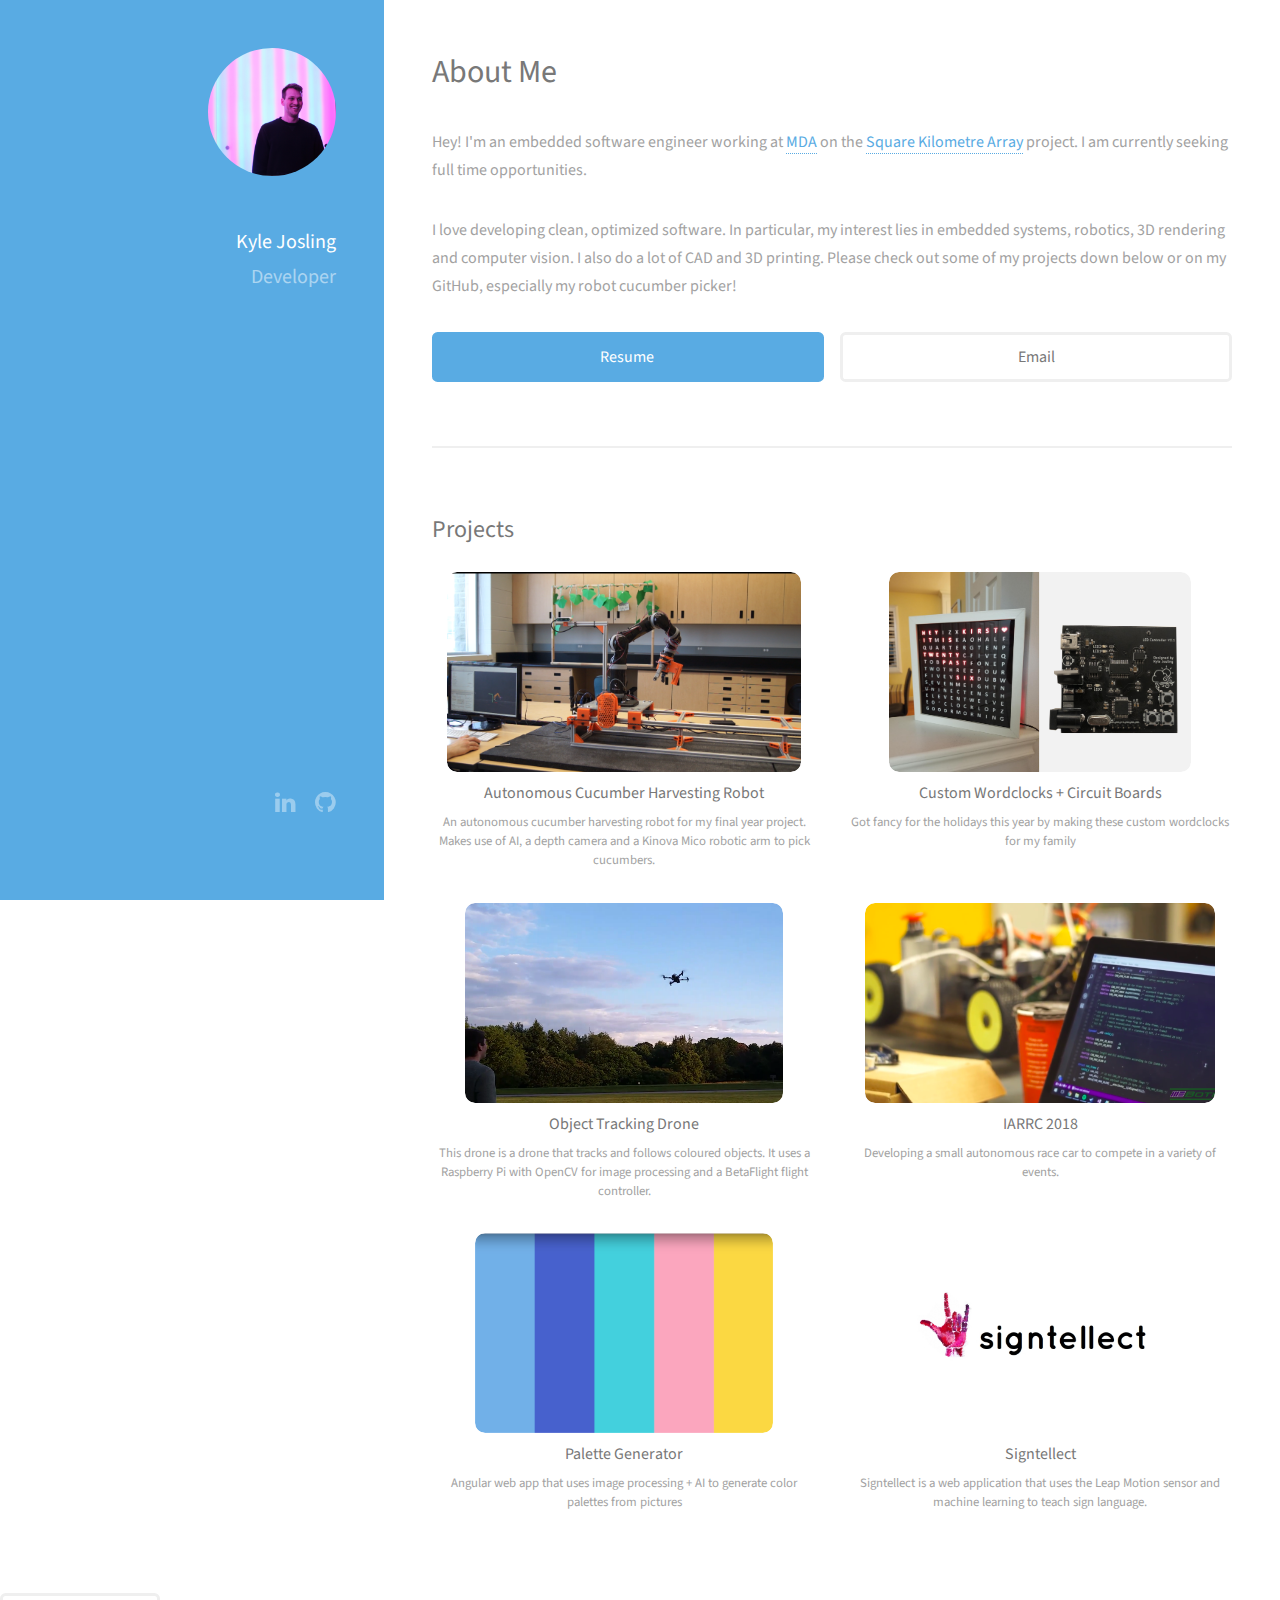
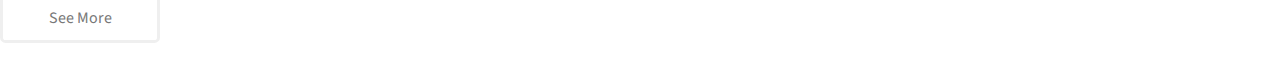
<file: index.html>
﻿<!DOCTYPE HTML>
<html>
	<head>
		<title>Kyle Josling</title>
		<meta charset="utf-8" />
		<meta name="viewport" content="width=device-width, initial-scale=1" />
		<!--[if lte IE 8]><script src="assets/js/ie/html5shiv.js"></script><![endif]-->
		<link rel="stylesheet" href="assets/css/main.css" />
		<!--[if lte IE 8]><link rel="stylesheet" href="assets/css/ie8.css" /><![endif]-->
		<link rel="icon" href="favicon.ico?" type="x-icon">
	</head>
	<body id="top">
			<header id="header">
				<a href="index.html" class="image avatar"><img src="images/IMG_0350.jpg" alt="" /></a>
				<p>
				<h1>
				<strong>
					Kyle Josling
				</strong>
			</h1>
			<h1>
					Developer
						<br>
				</h1>
			</p>
			</header>

			<div id="main">

					<section id="one">
						<header class="major">
							<h2>About Me</h2>
						</header>
                        <p> Hey! I'm an embedded software engineer working at <a href="https://mda.space">MDA</a> on the <a href="https://skao.int">Square Kilometre Array</a> project. I am currently seeking full time opportunities.</p>
						<p> I love developing clean, optimized software. In particular, my interest lies in embedded systems, robotics, 3D rendering and computer vision. I also do a lot of CAD and 3D printing. Please check out some of my projects down below or on my GitHub, especially my robot cucumber picker!</p>
						<ul class="actions">
						</ul>
					</section>
					<ul class="actions fit">
						<li><a href="images/Resume.pdf" class="button special fit icon" target="_blank">Resume</a></li>
						<li><a href="mailto:kylejosling@gmail.com" class="button fit">Email</a></li>
					</ul>
				</hr>

				<section id="two">
						<h2>Projects</h2>

						<div class="row" align="center">
							<article class="6u 12u$(xsmall) work-item">
							<div class="img__overlay">
								<a href="cukebot.html">
									<img class="projectImg"src="images/CukeBot.png">
									<div class="after">
										<div class="content">
											Autonomous Cucumber Harvester
										</div>
									</div>
								</a>
							</div>
								<h3>Autonomous Cucumber Harvesting Robot</h3>
								<p> An autonomous cucumber harvesting robot for my final year project. Makes use of AI, a depth camera and a Kinova Mico robotic arm to pick cucumbers. </p>
							</article>

							<article class="6u$ 12u$(xsmall) work-item">
							<div class="img__overlay">
								<a href="wordclock.html">
									<img class="projectImg"src="images/clock.png">
									<div class="after">
										<div class="content">
											Custom Wordclock
										</div>
									</div>
								</a>
							</div>
								<h3>Custom Wordclocks + Circuit Boards</h3>
								<p>Got fancy for the holidays this year by making these custom wordclocks for my family</p>
							</article>



						</div>

						<div class="row" align="center">
							<article class="6u 12u$(xsmall) work-item">
							<div class="img__overlay">
								<a href="drone.html">
									<img class="projectImg"src="images/flyingdrone2.png">
									<div class="after">
										<div class="content">
											Object Tracking Drone
										</div>
									</div>
								</a>
							</div>
								<h3>Object Tracking Drone</h3>
								<p>This drone is a drone that tracks and follows coloured objects. It uses a Raspberry Pi with OpenCV for image processing and a BetaFlight flight controller. </p>
							</article>

							<article class="6u$ 12u$(xsmall) work-item">
								<div class="img__overlay">
								<a href="iarrc.html">
								<img class="projectImg" src="images/projectCAR.png">
								<div class="after">
									<div class="content">
                                        IARRC 2018
									</div>
								</div>
							</a>
						</div>
								<h3>IARRC 2018</h3>
								<p>Developing a small autonomous race car to compete in a variety of events.</p>
							</article>


						</div>

						<div class="row" align="center">
							<article class="6u 12u$(xsmall) work-item">
								<div class="img__overlay">
								<a href="https://palette-generator-96fb8.firebaseapp.com/">
								<img class="projectImg" src="images/Palette2.png">
								<div class="after">
									<div class="content">
										Palette Generator
									</div>
								</div>
							</a>
						</div>
								<h3>Palette Generator</h3>
								<p>Angular web app that uses image processing + AI to generate color palettes from pictures</p>
							</article>


							<article class="6u$ 12u$(xsmall) work-item">
							<div class="img__overlay">
								<a href="https://github.com/KyleJosling/Signtellect">
									<img class="projectImg"src="images/Logo.jpg">
									<div class="after">
										<div class="content">
										</div>
									</div>
								</a>
							</div>
								<h3>Signtellect</h3>
								<p> Signtellect is a web application that uses the Leap Motion sensor and machine learning to teach sign language.</p>
							</article>

						</div>




						</div>
						<ul class="actions">
							<li><a href="https://github.com/KyleJosling?tab=repositories" class="button">See More</a></li>
						</ul>
					</section>
				</div>
			<!-- Footer -->
			<footer id="footer">
				<ul class="icons">
					<li><a href="https://www.linkedin.com/in/kylejosling/" class="icon fa-linkedin" target="_blank"><span class="label">LinkedIn</span></a></li>
					<li><a href="https://github.com/KyleJosling" class="icon fa-github" target="_blank"><span class="label">Github</span></a></li>
				</ul>
			</footer>

			<!-- Scripts -->
			<script src="assets/js/jquery.min.js"></script>
			<script src="assets/js/jquery.poptrox.min.js"></script>
			<script src="assets/js/skel.min.js"></script>
			<script src="assets/js/util.js"></script>
			<script src="assets/js/main.js"></script>

	</body>
</html>
</file>
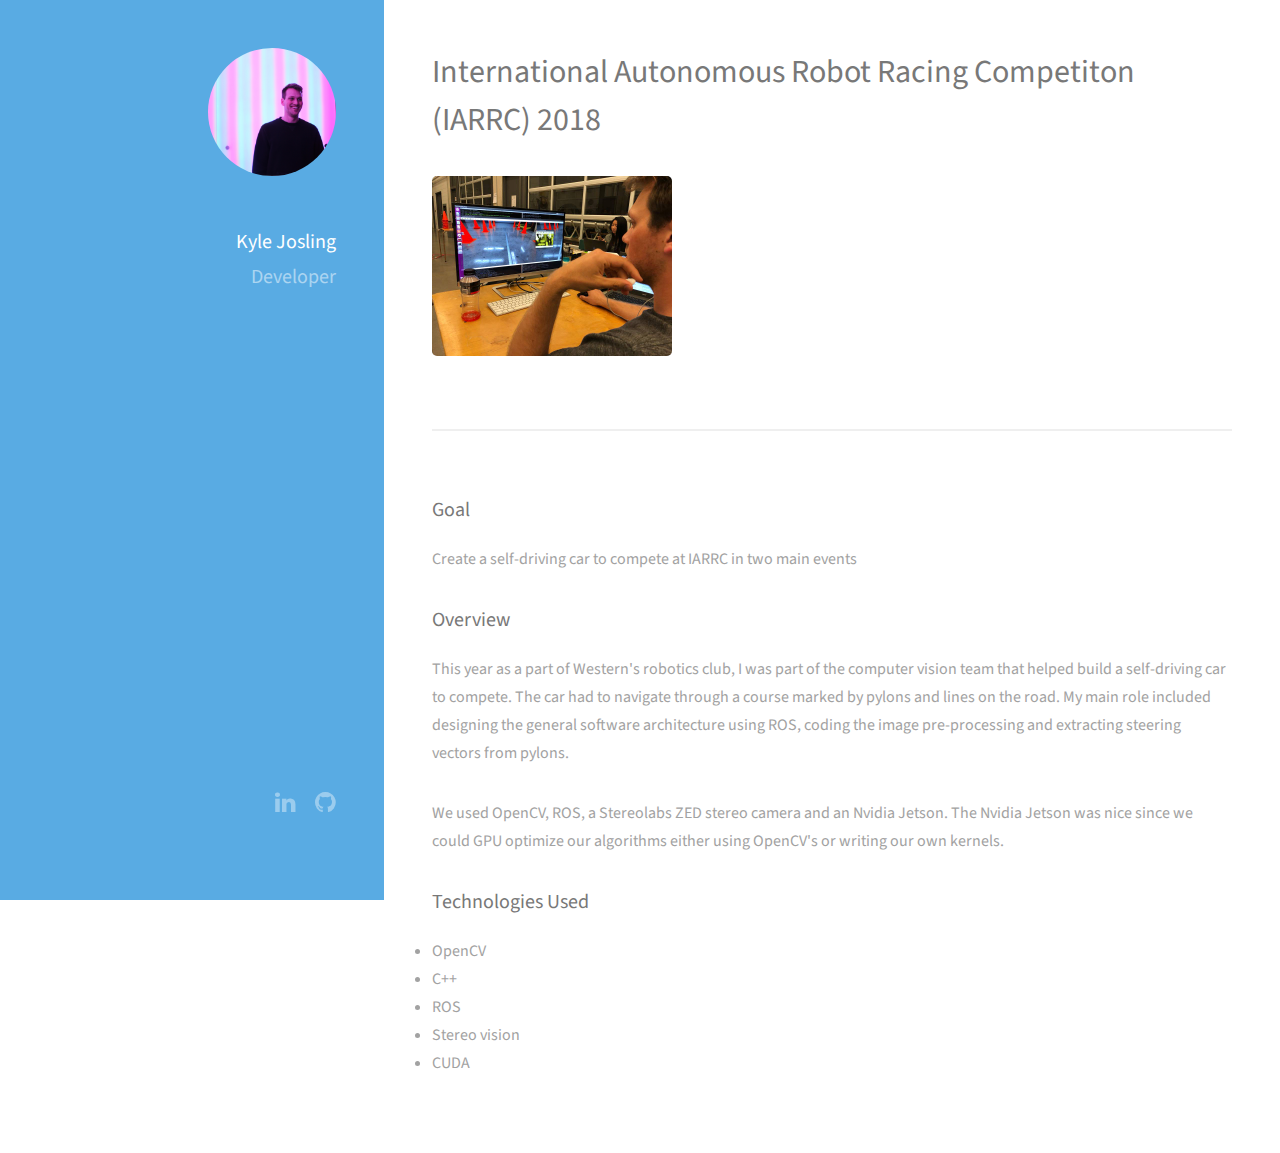
<file: iarrc.html>
<!DOCTYPE HTML>
<html>

<head>
	<title>Kyle Josling</title>
	<meta charset="utf-8" />
	<meta name="viewport" content="width=device-width, initial-scale=1" />
	<!--[if lte IE 8]><script src="assets/js/ie/html5shiv.js"></script><![endif]-->
	<link rel="stylesheet" href="assets/css/main.css" />
	<!--[if lte IE 8]><link rel="stylesheet" href="assets/css/ie8.css" /><![endif]-->
	<link rel="icon" href="favicon.ico?" type="x-icon">
</head>

<body id="top">
	<header id="header">
		<a href="index.html" class="image avatar"><img src="images/IMG_0350.jpg" alt="" /></a>
		<p>
		<h1>
		<strong>
			Kyle Josling
		</strong>
	</h1>
	<h1>
			Developer
				<br>
		</h1>
	</p>
	</header>

	<div id="main">

		<section id="one">
			<header class="major">
				<h2> International Autonomous Robot Racing Competiton (IARRC) 2018</h2>
			</header>
			<img src="images/IMG_2088.jpg" class="projectPageImage">


		</section>

		<section id="two">

			<h3> Goal </h3>
            <p> Create a self-driving car to compete at IARRC in two main events </p>
			<h3> Overview </h3>
			<p> This year as a part of Western's robotics club, I was part of the computer vision team that helped build a self-driving car to compete. The car had to navigate through a course marked by pylons and lines on the road. My main role included designing the general software architecture using ROS, coding the image pre-processing and extracting steering vectors from pylons.</p>
<p> We used OpenCV, ROS, a Stereolabs ZED stereo camera and an Nvidia Jetson. The Nvidia Jetson was nice since we could GPU optimize our algorithms either using OpenCV's or writing our own kernels. </p> 
			
			<h3> Technologies Used </h3>
			<li>OpenCV</li>
			<li>C++</li>
			<li>ROS</li>
			<li>Stereo vision</li>
			<li>CUDA</li>
			<br>

		</section>
</div>
		<!-- Footer -->
		<footer id="footer">
			<ul class="icons">
				<li><a href="https://www.linkedin.com/in/kylejosling/" class="icon fa-linkedin" target="_blank"><span class="label">Linkedin</span></a></li>
				<li><a href="https://github.com/KyleJosling" class="icon fa-github" target="_blank"><span class="label">Github</span></a></li>
			</ul>
		</footer>



		<!-- Scripts -->
		<script src="assets/js/jquery.min.js"></script>
		<script src="assets/js/jquery.poptrox.min.js"></script>
		<script src="assets/js/skel.min.js"></script>
		<script src="assets/js/util.js"></script>
		<!--[if lte IE 8]><script src="assets/js/ie/respond.min.js"></script><![endif]-->
		<script src="assets/js/main.js"></script>

</body>

</html>
</file>
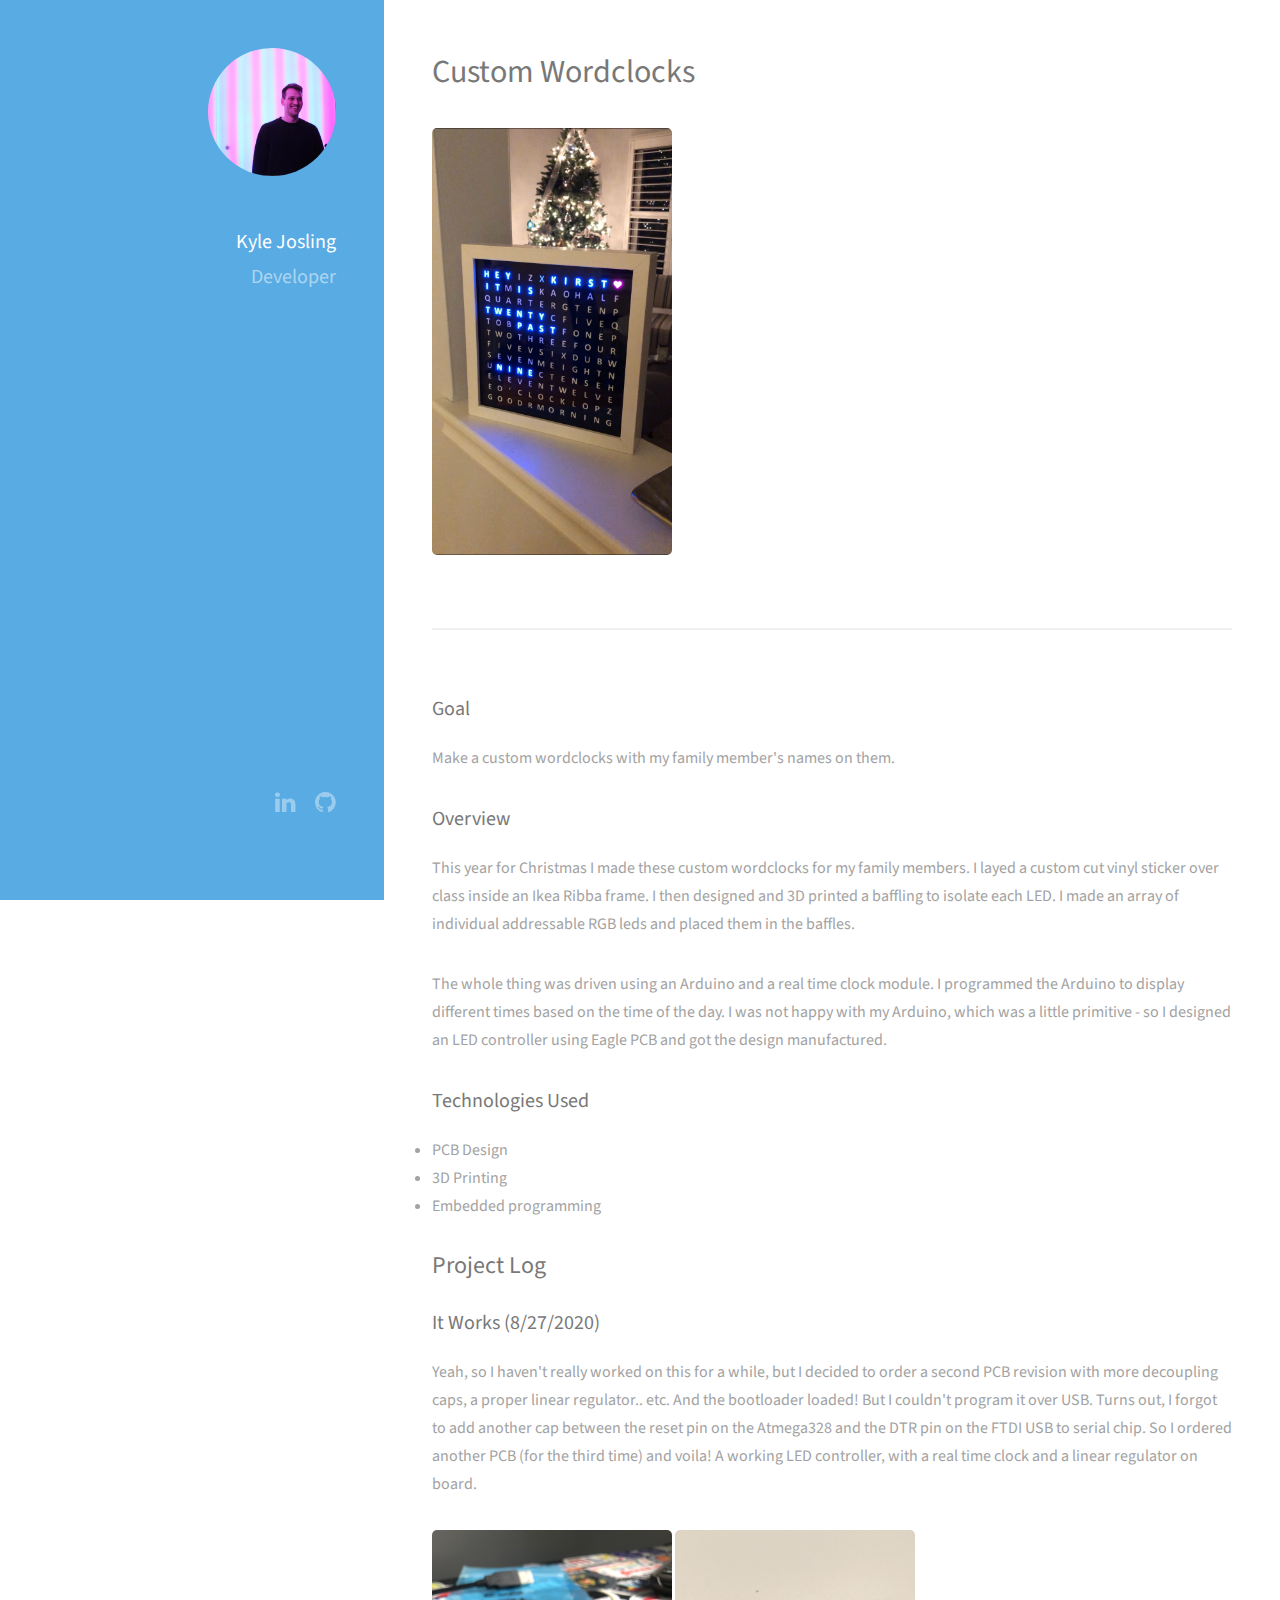
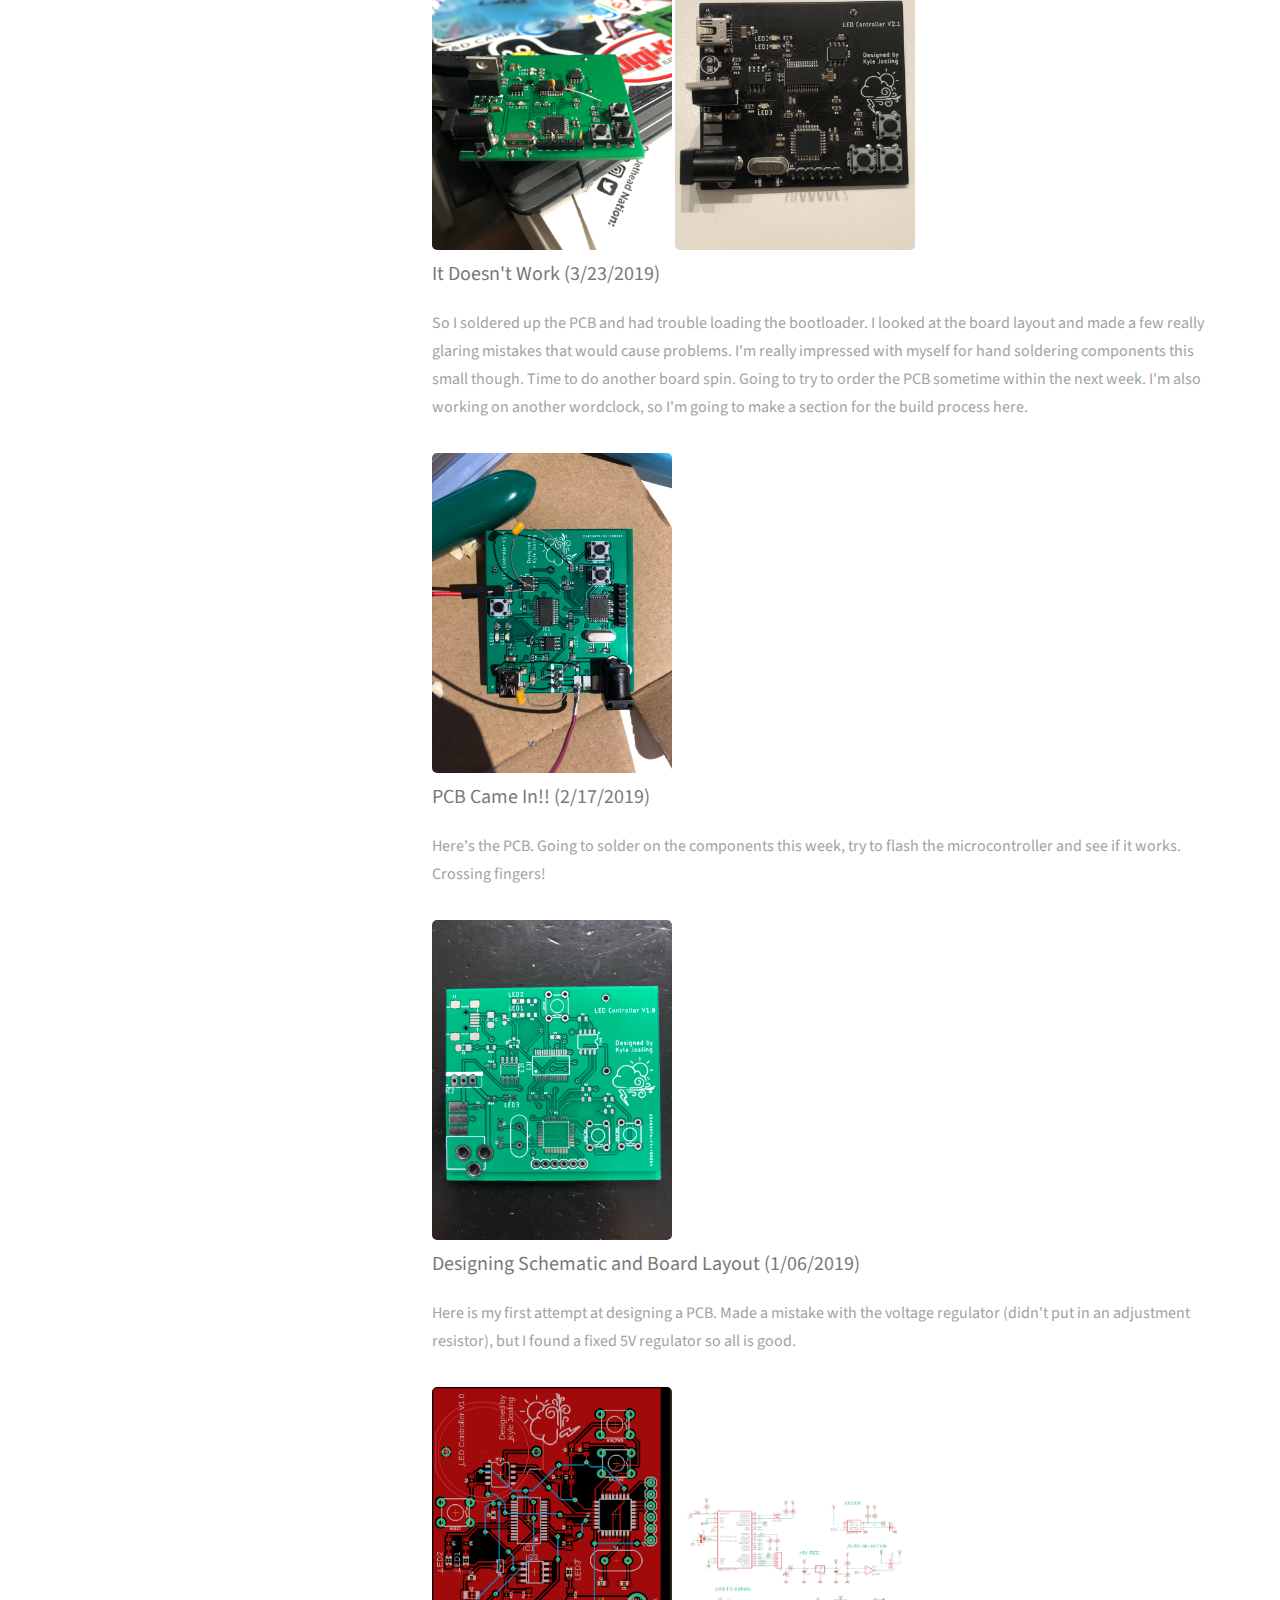
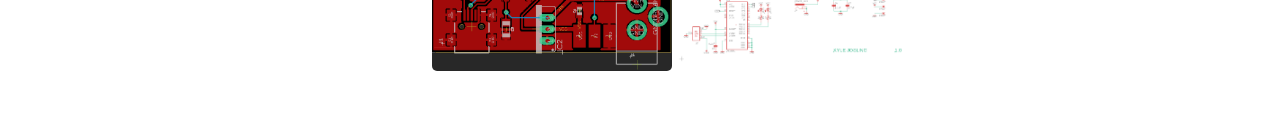
<file: wordclock.html>
<!DOCTYPE HTML>
<html>

<head>
	<title>Kyle Josling</title>
	<meta charset="utf-8" />
	<meta name="viewport" content="width=device-width, initial-scale=1" />
	<!--[if lte IE 8]><script src="assets/js/ie/html5shiv.js"></script><![endif]-->
	<link rel="stylesheet" href="assets/css/main.css" />
	<!--[if lte IE 8]><link rel="stylesheet" href="assets/css/ie8.css" /><![endif]-->
	<link rel="icon" href="favicon.ico?" type="x-icon">
</head>

<body id="top">
	<header id="header">
		<a href="index.html" class="image avatar"><img src="images/IMG_0350.jpg" alt="" /></a>
		<p>
		<h1>
		<strong>
			Kyle Josling
		</strong>
	</h1>
	<h1>
			Developer
				<br>
		</h1>
	</p>
	</header>

	<div id="main">

		<section id="one">
			<header class="major">
				<h2> Custom Wordclocks</h2>
			</header>
			<img src="images/IMG_2227.PNG" class="projectPageImage">


		</section>

		<section id="two">

			<h3> Goal </h3>
            <p> Make a custom wordclocks with my family member's names on them. </p>
			<h3> Overview </h3>
			<p> This year for Christmas I made these custom wordclocks for my family members. I layed a custom cut vinyl sticker over class inside an Ikea Ribba frame. I then designed and 3D printed a baffling to isolate each LED. I made an array of individual addressable RGB leds and placed them in the baffles.</p>
<p> The whole thing was driven using an Arduino and a real time clock module. I programmed the Arduino to display different times based on the time of the day. I was not happy with my Arduino, which was a little primitive - so I 
designed an LED controller using Eagle PCB and got the design manufactured.</p> 
			
			<h3> Technologies Used </h3>
			<li>PCB Design</li>
			<li>3D Printing</li>
			<li>Embedded programming</li>
			<br>

<h2> Project Log</h2>
<h3> It Works (8/27/2020) </h3>
<p> Yeah, so I haven't really worked on this for a while, but I decided to order a second PCB revision with more decoupling caps, a proper linear regulator.. etc. And the bootloader loaded! But I couldn't program it over USB. 
Turns out, I forgot to add another cap between the reset pin on the Atmega328 and the DTR pin on the FTDI USB to serial chip. So I ordered another PCB (for the third time) and voila! A working LED controller, with a real
time clock and a linear regulator on board.</p>
    <img src="images/rev2.jpg" class="projectPageImage">
    <img src="images/rev3.jpg" class="projectPageImage">
<h3> It Doesn't Work (3/23/2019) </h3>
<p> So I soldered up the PCB and had trouble loading the bootloader. I looked at the board layout and made a few really glaring mistakes that would cause problems. I'm really impressed with myself for hand soldering components this small though. Time to do another board spin. Going to try to order the PCB sometime within the next week. I'm also working on another wordclock, so I'm going to make a section for the build process here.</p>
    <img src="images/IMG_2307.jpg" class="projectPageImage">
<br>
<h3> PCB Came In!! (2/17/2019) </h3>
<p> Here's the PCB. Going to solder on the components this week, try to flash the microcontroller and see if it works. Crossing fingers!</p>
    <img src="images/IMG_2280.jpg" class="projectPageImage">
<br>
<h3> Designing Schematic and Board Layout (1/06/2019)</h3>
<p> Here is my first attempt at designing a PCB. Made a mistake with the voltage regulator (didn't put in an adjustment resistor), but I found a fixed 5V regulator so all is good. </p> 
    <img src="images/LedControllerV1.0Layout.png" class="projectPageImage">
    <img src="images/LedControllerV1.0Schem.png" class="projectPageImage">

		</section>
</div>
		<!-- Footer -->
		<footer id="footer">
			<ul class="icons">
				<li><a href="https://www.linkedin.com/in/kylejosling/" class="icon fa-linkedin" target="_blank"><span class="label">Linkedin</span></a></li>
				<li><a href="https://github.com/KyleJosling" class="icon fa-github" target="_blank"><span class="label">Github</span></a></li>
			</ul>
		</footer>



		<!-- Scripts -->
		<script src="assets/js/jquery.min.js"></script>
		<script src="assets/js/jquery.poptrox.min.js"></script>
		<script src="assets/js/skel.min.js"></script>
		<script src="assets/js/util.js"></script>
		<!--[if lte IE 8]><script src="assets/js/ie/respond.min.js"></script><![endif]-->
		<script src="assets/js/main.js"></script>

</body>

</html>
</file>
<file: assets/css/main.css>
@import url("font-awesome.min.css");
@import url("http://fonts.googleapis.com/css?family=Source+Sans+Pro:400,400italic");


/*Some more stuff*/

.projectPageImage{

	/*max-height:400px;*/
	width:30%;
	border-radius:5px;
	image-orientation: from-image;

}
.projectOverlayImage{

	width:100%;
	border-radius:5px;
}
.anotherPageImage{
	height:400px;
	border-radius:5px;
}
.rotateImg {
    -webkit-transform: rotate(90deg);
    -moz-transform: rotate(90deg);
    -o-transform: rotate(90deg);
    -ms-transform: rotate(90deg);
    transform: rotate(90deg);
}
.projectImg {
	height:200px;
	width:auto;
  justify-content: center;
  overflow: hidden;
  position: relative;
	border-radius:10px;
}

.img__overlay {
	display:inline-block;
	border-radius:10px;
	position: relative;
	width: auto;
	height: 200px;
	overflow:hidden;
	justify-content: center;
}
.img__overlay:hover .after {
	position: absolute;
	top:0;
	left:0;
	width: 100%;
	height: 100%;
	color: #FFF;
	display:inline-block;
	transition: background-color 0.25s;
	background-color:rgba(92,197,239,0.4);

}

.img__overlay .after .content{
	position:relative;
	top:85px;
}

.iframe-container{
  position: relative;
  width: 100%;
  padding-bottom: 56.25%; 
  height: 0;
}
.iframe-container iframe{
  position: absolute;
  top:0;
  left: 0;
  width: 100%;
  height: 100%;
}

	html, body, div, span, applet, object, iframe, h1, h2, h3, h4, h5, h6, p, blockquote, pre, a, abbr, acronym, address, big, cite, code, del, dfn, em, img, ins, kbd, q, s, samp, small, strike, strong, sub, sup, tt, var, b, u, i, center, dl, dt, dd, ol, ul, li, fieldset, form, label, legend, table, caption, tbody, tfoot, thead, tr, th, td, article, aside, canvas, details, embed, figure, figcaption, footer, header, hgroup, menu, nav, output, ruby, section, summary, time, mark, audio, video {
		margin: 0;
		padding: 0;
		border: 0;
		font-size: 100%;
		font: inherit;
		vertical-align: baseline;
	}

	article, aside, details, figcaption, figure, footer, header, hgroup, menu, nav, section {
		display: block;
	}

	body {
		line-height: 1;
	}

	ol, ul {
		list-style: none;
	}

	blockquote, q {
		quotes: none;
	}

	blockquote:before, blockquote:after, q:before, q:after {
		content: '';
		content: none;
	}

	table {
		border-collapse: collapse;
		border-spacing: 0;
	}

	body {
		-webkit-text-size-adjust: none;
	}

/* Box Model */

	*, *:before, *:after {
		-moz-box-sizing: border-box;
		-webkit-box-sizing: border-box;
		box-sizing: border-box;
	}

/* Containers */

	.container {
		margin-left: auto;
		margin-right: auto;
	}

	.container.\31 25\25 {
		width: 100%;
		max-width: 1200px;
		min-width: 960px;
	}

	.container.\37 5\25 {
		width: 720px;
	}

	.container.\35 0\25 {
		width: 480px;
	}

	.container.\32 5\25 {
		width: 240px;
	}

	.container {
		width: 960px;
	}

	@media screen and (max-width: 1800px) {

		.container.\31 25\25 {
			width: 100%;
			max-width: 1200px;
			min-width: 960px;
		}

		.container.\37 5\25 {
			width: 720px;
		}

		.container.\35 0\25 {
			width: 480px;
		}

		.container.\32 5\25 {
			width: 240px;
		}

		.container {
			width: 960px;
		}

	}

	@media screen and (max-width: 1280px) {

		.container.\31 25\25 {
			width: 100%;
			max-width: 1200px;
			min-width: 960px;
		}

		.container.\37 5\25 {
			width: 720px;
		}

		.container.\35 0\25 {
			width: 480px;
		}

		.container.\32 5\25 {
			width: 240px;
		}

		.container {
			width: 960px;
		}

	}

	@media screen and (max-width: 980px) {

		.container.\31 25\25 {
			width: 100%;
			max-width: 1200px;
			min-width: 960px;
		}

		.container.\37 5\25 {
			width: 720px;
		}

		.container.\35 0\25 {
			width: 480px;
		}

		.container.\32 5\25 {
			width: 240px;
		}

		.container {
			width: 960px;
		}

	}

	@media screen and (max-width: 736px) {

		.container.\31 25\25 {
			width: 100%;
			max-width: 1200px;
			min-width: 960px;
		}

		.container.\37 5\25 {
			width: 720px;
		}

		.container.\35 0\25 {
			width: 480px;
		}

		.container.\32 5\25 {
			width: 240px;
		}

		.container {
			width: 960px;
		}

	}

	@media screen and (max-width: 480px) {

		.container.\31 25\25 {
			width: 100%;
			max-width: 1200px;
			min-width: 960px;
		}

		.container.\37 5\25 {
			width: 720px;
		}

		.container.\35 0\25 {
			width: 480px;
		}

		.container.\32 5\25 {
			width: 240px;
		}

		.container {
			width: 960px;
		}

	}

/* Grid */

	.row {
		border-bottom: solid 1px transparent;
		-moz-box-sizing: border-box;
		-webkit-box-sizing: border-box;
		box-sizing: border-box;
	}

	.row > * {
		float: left;
		-moz-box-sizing: border-box;
		-webkit-box-sizing: border-box;
		box-sizing: border-box;
	}

	.row:after, .row:before {
		content: '';
		display: block;
		clear: both;
		height: 0;
	}

	.row.uniform > * > :first-child {
		margin-top: 0;
	}

	.row.uniform > * > :last-child {
		margin-bottom: 0;
	}

	.row.\30 \25 > * {
		padding: 0 0 0 0em;
	}

	.row.\30 \25 {
		margin: 0 0 -1px 0em;
	}

	.row.uniform.\30 \25 > * {
		padding: 0em 0 0 0em;
	}

	.row.uniform.\30 \25 {
		margin: 0em 0 -1px 0em;
	}

	.row > * {
		padding: 0 0 0 2.5em;
	}

	.row {
		margin: 0 0 -1px -2.5em;
	}

	.row.uniform > * {
		padding: 2.5em 0 0 2.5em;
	}

	.row.uniform {
		margin: -2.5em 0 -1px -2.5em;
	}

	.row.\32 00\25 > * {
		padding: 0 0 0 5em;
	}

	.row.\32 00\25 {
		margin: 0 0 -1px -5em;
	}

	.row.uniform.\32 00\25 > * {
		padding: 5em 0 0 5em;
	}

	.row.uniform.\32 00\25 {
		margin: -5em 0 -1px -5em;
	}

	.row.\31 50\25 > * {
		padding: 0 0 0 3.75em;
	}

	.row.\31 50\25 {
		margin: 0 0 -1px -3.75em;
	}

	.row.uniform.\31 50\25 > * {
		padding: 3.75em 0 0 3.75em;
	}

	.row.uniform.\31 50\25 {
		margin: -3.75em 0 -1px -3.75em;
	}

	.row.\35 0\25 > * {
		padding: 0 0 0 1.25em;
	}

	.row.\35 0\25 {
		margin: 0 0 -1px -1.25em;
	}

	.row.uniform.\35 0\25 > * {
		padding: 1.25em 0 0 1.25em;
	}

	.row.uniform.\35 0\25 {
		margin: -1.25em 0 -1px -1.25em;
	}

	.row.\32 5\25 > * {
		padding: 0 0 0 0.625em;
	}

	.row.\32 5\25 {
		margin: 0 0 -1px -0.625em;
	}

	.row.uniform.\32 5\25 > * {
		padding: 0.625em 0 0 0.625em;
	}

	.row.uniform.\32 5\25 {
		margin: -0.625em 0 -1px -0.625em;
	}

	.\31 2u, .\31 2u\24 {
		width: 100%;
		clear: none;
		margin-left: 0;
	}

	.\31 1u, .\31 1u\24 {
		width: 91.6666666667%;
		clear: none;
		margin-left: 0;
	}

	.\31 0u, .\31 0u\24 {
		width: 83.3333333333%;
		clear: none;
		margin-left: 0;
	}

	.\39 u, .\39 u\24 {
		width: 75%;
		clear: none;
		margin-left: 0;
	}

	.\38 u, .\38 u\24 {
		width: 66.6666666667%;
		clear: none;
		margin-left: 0;
	}

	.\37 u, .\37 u\24 {
		width: 58.3333333333%;
		clear: none;
		margin-left: 0;
	}

	.\36 u, .\36 u\24 {
		width: 50%;
		clear: none;
		margin-left: 0;
	}

	.\35 u, .\35 u\24 {
		width: 41.6666666667%;
		clear: none;
		margin-left: 0;
	}

	.\34 u, .\34 u\24 {
		width: 33.3333333333%;
		clear: none;
		margin-left: 0;
	}

	.\33 u, .\33 u\24 {
		width: 25%;
		clear: none;
		margin-left: 0;
	}

	.\32 u, .\32 u\24 {
		width: 16.6666666667%;
		clear: none;
		margin-left: 0;
	}

	.\31 u, .\31 u\24 {
		width: 8.3333333333%;
		clear: none;
		margin-left: 0;
	}

	.\31 2u\24 + *,
	.\31 1u\24 + *,
	.\31 0u\24 + *,
	.\39 u\24 + *,
	.\38 u\24 + *,
	.\37 u\24 + *,
	.\36 u\24 + *,
	.\35 u\24 + *,
	.\34 u\24 + *,
	.\33 u\24 + *,
	.\32 u\24 + *,
	.\31 u\24 + * {
		clear: left;
	}

	.\-11u {
		margin-left: 91.66667%;
	}

	.\-10u {
		margin-left: 83.33333%;
	}

	.\-9u {
		margin-left: 75%;
	}

	.\-8u {
		margin-left: 66.66667%;
	}

	.\-7u {
		margin-left: 58.33333%;
	}

	.\-6u {
		margin-left: 50%;
	}

	.\-5u {
		margin-left: 41.66667%;
	}

	.\-4u {
		margin-left: 33.33333%;
	}

	.\-3u {
		margin-left: 25%;
	}

	.\-2u {
		margin-left: 16.66667%;
	}

	.\-1u {
		margin-left: 8.33333%;
	}

	@media screen and (max-width: 1800px) {

		.row > * {
			padding: 0 0 0 2.5em;
		}

		.row {
			margin: 0 0 -1px -2.5em;
		}

		.row.uniform > * {
			padding: 2.5em 0 0 2.5em;
		}

		.row.uniform {
			margin: -2.5em 0 -1px -2.5em;
		}

		.row.\32 00\25 > * {
			padding: 0 0 0 5em;
		}

		.row.\32 00\25 {
			margin: 0 0 -1px -5em;
		}

		.row.uniform.\32 00\25 > * {
			padding: 5em 0 0 5em;
		}

		.row.uniform.\32 00\25 {
			margin: -5em 0 -1px -5em;
		}

		.row.\31 50\25 > * {
			padding: 0 0 0 3.75em;
		}

		.row.\31 50\25 {
			margin: 0 0 -1px -3.75em;
		}

		.row.uniform.\31 50\25 > * {
			padding: 3.75em 0 0 3.75em;
		}

		.row.uniform.\31 50\25 {
			margin: -3.75em 0 -1px -3.75em;
		}

		.row.\35 0\25 > * {
			padding: 0 0 0 1.25em;
		}

		.row.\35 0\25 {
			margin: 0 0 -1px -1.25em;
		}

		.row.uniform.\35 0\25 > * {
			padding: 1.25em 0 0 1.25em;
		}

		.row.uniform.\35 0\25 {
			margin: -1.25em 0 -1px -1.25em;
		}

		.row.\32 5\25 > * {
			padding: 0 0 0 0.625em;
		}

		.row.\32 5\25 {
			margin: 0 0 -1px -0.625em;
		}

		.row.uniform.\32 5\25 > * {
			padding: 0.625em 0 0 0.625em;
		}

		.row.uniform.\32 5\25 {
			margin: -0.625em 0 -1px -0.625em;
		}

		.\31 2u\28xlarge\29, .\31 2u\24\28xlarge\29 {
			width: 100%;
			clear: none;
			margin-left: 0;
		}

		.\31 1u\28xlarge\29, .\31 1u\24\28xlarge\29 {
			width: 91.6666666667%;
			clear: none;
			margin-left: 0;
		}

		.\31 0u\28xlarge\29, .\31 0u\24\28xlarge\29 {
			width: 83.3333333333%;
			clear: none;
			margin-left: 0;
		}

		.\39 u\28xlarge\29, .\39 u\24\28xlarge\29 {
			width: 75%;
			clear: none;
			margin-left: 0;
		}

		.\38 u\28xlarge\29, .\38 u\24\28xlarge\29 {
			width: 66.6666666667%;
			clear: none;
			margin-left: 0;
		}

		.\37 u\28xlarge\29, .\37 u\24\28xlarge\29 {
			width: 58.3333333333%;
			clear: none;
			margin-left: 0;
		}

		.\36 u\28xlarge\29, .\36 u\24\28xlarge\29 {
			width: 50%;
			clear: none;
			margin-left: 0;
		}

		.\35 u\28xlarge\29, .\35 u\24\28xlarge\29 {
			width: 41.6666666667%;
			clear: none;
			margin-left: 0;
		}

		.\34 u\28xlarge\29, .\34 u\24\28xlarge\29 {
			width: 33.3333333333%;
			clear: none;
			margin-left: 0;
		}

		.\33 u\28xlarge\29, .\33 u\24\28xlarge\29 {
			width: 25%;
			clear: none;
			margin-left: 0;
		}

		.\32 u\28xlarge\29, .\32 u\24\28xlarge\29 {
			width: 16.6666666667%;
			clear: none;
			margin-left: 0;
		}

		.\31 u\28xlarge\29, .\31 u\24\28xlarge\29 {
			width: 8.3333333333%;
			clear: none;
			margin-left: 0;
		}

		.\31 2u\24\28xlarge\29 + *,
		.\31 1u\24\28xlarge\29 + *,
		.\31 0u\24\28xlarge\29 + *,
		.\39 u\24\28xlarge\29 + *,
		.\38 u\24\28xlarge\29 + *,
		.\37 u\24\28xlarge\29 + *,
		.\36 u\24\28xlarge\29 + *,
		.\35 u\24\28xlarge\29 + *,
		.\34 u\24\28xlarge\29 + *,
		.\33 u\24\28xlarge\29 + *,
		.\32 u\24\28xlarge\29 + *,
		.\31 u\24\28xlarge\29 + * {
			clear: left;
		}

		.\-11u\28xlarge\29 {
			margin-left: 91.66667%;
		}

		.\-10u\28xlarge\29 {
			margin-left: 83.33333%;
		}

		.\-9u\28xlarge\29 {
			margin-left: 75%;
		}

		.\-8u\28xlarge\29 {
			margin-left: 66.66667%;
		}

		.\-7u\28xlarge\29 {
			margin-left: 58.33333%;
		}

		.\-6u\28xlarge\29 {
			margin-left: 50%;
		}

		.\-5u\28xlarge\29 {
			margin-left: 41.66667%;
		}

		.\-4u\28xlarge\29 {
			margin-left: 33.33333%;
		}

		.\-3u\28xlarge\29 {
			margin-left: 25%;
		}

		.\-2u\28xlarge\29 {
			margin-left: 16.66667%;
		}

		.\-1u\28xlarge\29 {
			margin-left: 8.33333%;
		}

	}

	@media screen and (max-width: 1280px) {

		.row > * {
			padding: 0 0 0 2em;
		}

		.row {
			margin: 0 0 -1px -2em;
		}

		.row.uniform > * {
			padding: 2em 0 0 2em;
		}

		.row.uniform {
			margin: -2em 0 -1px -2em;
		}

		.row.\32 00\25 > * {
			padding: 0 0 0 4em;
		}

		.row.\32 00\25 {
			margin: 0 0 -1px -4em;
		}

		.row.uniform.\32 00\25 > * {
			padding: 4em 0 0 4em;
		}

		.row.uniform.\32 00\25 {
			margin: -4em 0 -1px -4em;
		}

		.row.\31 50\25 > * {
			padding: 0 0 0 3em;
		}

		.row.\31 50\25 {
			margin: 0 0 -1px -3em;
		}

		.row.uniform.\31 50\25 > * {
			padding: 3em 0 0 3em;
		}

		.row.uniform.\31 50\25 {
			margin: -3em 0 -1px -3em;
		}

		.row.\35 0\25 > * {
			padding: 0 0 0 1em;
		}

		.row.\35 0\25 {
			margin: 0 0 -1px -1em;
		}

		.row.uniform.\35 0\25 > * {
			padding: 1em 0 0 1em;
		}

		.row.uniform.\35 0\25 {
			margin: -1em 0 -1px -1em;
		}

		.row.\32 5\25 > * {
			padding: 0 0 0 0.5em;
		}

		.row.\32 5\25 {
			margin: 0 0 -1px -0.5em;
		}

		.row.uniform.\32 5\25 > * {
			padding: 0.5em 0 0 0.5em;
		}

		.row.uniform.\32 5\25 {
			margin: -0.5em 0 -1px -0.5em;
		}

		.\31 2u\28large\29, .\31 2u\24\28large\29 {
			width: 100%;
			clear: none;
			margin-left: 0;
		}

		.\31 1u\28large\29, .\31 1u\24\28large\29 {
			width: 91.6666666667%;
			clear: none;
			margin-left: 0;
		}

		.\31 0u\28large\29, .\31 0u\24\28large\29 {
			width: 83.3333333333%;
			clear: none;
			margin-left: 0;
		}

		.\39 u\28large\29, .\39 u\24\28large\29 {
			width: 75%;
			clear: none;
			margin-left: 0;
		}

		.\38 u\28large\29, .\38 u\24\28large\29 {
			width: 66.6666666667%;
			clear: none;
			margin-left: 0;
		}

		.\37 u\28large\29, .\37 u\24\28large\29 {
			width: 58.3333333333%;
			clear: none;
			margin-left: 0;
		}

		.\36 u\28large\29, .\36 u\24\28large\29 {
			width: 50%;
			clear: none;
			margin-left: 0;
		}

		.\35 u\28large\29, .\35 u\24\28large\29 {
			width: 41.6666666667%;
			clear: none;
			margin-left: 0;
		}

		.\34 u\28large\29, .\34 u\24\28large\29 {
			width: 33.3333333333%;
			clear: none;
			margin-left: 0;
		}

		.\33 u\28large\29, .\33 u\24\28large\29 {
			width: 25%;
			clear: none;
			margin-left: 0;
		}

		.\32 u\28large\29, .\32 u\24\28large\29 {
			width: 16.6666666667%;
			clear: none;
			margin-left: 0;
		}

		.\31 u\28large\29, .\31 u\24\28large\29 {
			width: 8.3333333333%;
			clear: none;
			margin-left: 0;
		}

		.\31 2u\24\28large\29 + *,
		.\31 1u\24\28large\29 + *,
		.\31 0u\24\28large\29 + *,
		.\39 u\24\28large\29 + *,
		.\38 u\24\28large\29 + *,
		.\37 u\24\28large\29 + *,
		.\36 u\24\28large\29 + *,
		.\35 u\24\28large\29 + *,
		.\34 u\24\28large\29 + *,
		.\33 u\24\28large\29 + *,
		.\32 u\24\28large\29 + *,
		.\31 u\24\28large\29 + * {
			clear: left;
		}

		.\-11u\28large\29 {
			margin-left: 91.66667%;
		}

		.\-10u\28large\29 {
			margin-left: 83.33333%;
		}

		.\-9u\28large\29 {
			margin-left: 75%;
		}

		.\-8u\28large\29 {
			margin-left: 66.66667%;
		}

		.\-7u\28large\29 {
			margin-left: 58.33333%;
		}

		.\-6u\28large\29 {
			margin-left: 50%;
		}

		.\-5u\28large\29 {
			margin-left: 41.66667%;
		}

		.\-4u\28large\29 {
			margin-left: 33.33333%;
		}

		.\-3u\28large\29 {
			margin-left: 25%;
		}

		.\-2u\28large\29 {
			margin-left: 16.66667%;
		}

		.\-1u\28large\29 {
			margin-left: 8.33333%;
		}

	}

	@media screen and (max-width: 980px) {

		.row > * {
			padding: 0 0 0 2em;
		}

		.row {
			margin: 0 0 -1px -2em;
		}

		.row.uniform > * {
			padding: 2em 0 0 2em;
		}

		.row.uniform {
			margin: -2em 0 -1px -2em;
		}

		.row.\32 00\25 > * {
			padding: 0 0 0 4em;
		}

		.row.\32 00\25 {
			margin: 0 0 -1px -4em;
		}

		.row.uniform.\32 00\25 > * {
			padding: 4em 0 0 4em;
		}

		.row.uniform.\32 00\25 {
			margin: -4em 0 -1px -4em;
		}

		.row.\31 50\25 > * {
			padding: 0 0 0 3em;
		}

		.row.\31 50\25 {
			margin: 0 0 -1px -3em;
		}

		.row.uniform.\31 50\25 > * {
			padding: 3em 0 0 3em;
		}

		.row.uniform.\31 50\25 {
			margin: -3em 0 -1px -3em;
		}

		.row.\35 0\25 > * {
			padding: 0 0 0 1em;
		}

		.row.\35 0\25 {
			margin: 0 0 -1px -1em;
		}

		.row.uniform.\35 0\25 > * {
			padding: 1em 0 0 1em;
		}

		.row.uniform.\35 0\25 {
			margin: -1em 0 -1px -1em;
		}

		.row.\32 5\25 > * {
			padding: 0 0 0 0.5em;
		}

		.row.\32 5\25 {
			margin: 0 0 -1px -0.5em;
		}

		.row.uniform.\32 5\25 > * {
			padding: 0.5em 0 0 0.5em;
		}

		.row.uniform.\32 5\25 {
			margin: -0.5em 0 -1px -0.5em;
		}

		.\31 2u\28medium\29, .\31 2u\24\28medium\29 {
			width: 100%;
			clear: none;
			margin-left: 0;
		}

		.\31 1u\28medium\29, .\31 1u\24\28medium\29 {
			width: 91.6666666667%;
			clear: none;
			margin-left: 0;
		}

		.\31 0u\28medium\29, .\31 0u\24\28medium\29 {
			width: 83.3333333333%;
			clear: none;
			margin-left: 0;
		}

		.\39 u\28medium\29, .\39 u\24\28medium\29 {
			width: 75%;
			clear: none;
			margin-left: 0;
		}

		.\38 u\28medium\29, .\38 u\24\28medium\29 {
			width: 66.6666666667%;
			clear: none;
			margin-left: 0;
		}

		.\37 u\28medium\29, .\37 u\24\28medium\29 {
			width: 58.3333333333%;
			clear: none;
			margin-left: 0;
		}

		.\36 u\28medium\29, .\36 u\24\28medium\29 {
			width: 50%;
			clear: none;
			margin-left: 0;
		}

		.\35 u\28medium\29, .\35 u\24\28medium\29 {
			width: 41.6666666667%;
			clear: none;
			margin-left: 0;
		}

		.\34 u\28medium\29, .\34 u\24\28medium\29 {
			width: 33.3333333333%;
			clear: none;
			margin-left: 0;
		}

		.\33 u\28medium\29, .\33 u\24\28medium\29 {
			width: 25%;
			clear: none;
			margin-left: 0;
		}

		.\32 u\28medium\29, .\32 u\24\28medium\29 {
			width: 16.6666666667%;
			clear: none;
			margin-left: 0;
		}

		.\31 u\28medium\29, .\31 u\24\28medium\29 {
			width: 8.3333333333%;
			clear: none;
			margin-left: 0;
		}

		.\31 2u\24\28medium\29 + *,
		.\31 1u\24\28medium\29 + *,
		.\31 0u\24\28medium\29 + *,
		.\39 u\24\28medium\29 + *,
		.\38 u\24\28medium\29 + *,
		.\37 u\24\28medium\29 + *,
		.\36 u\24\28medium\29 + *,
		.\35 u\24\28medium\29 + *,
		.\34 u\24\28medium\29 + *,
		.\33 u\24\28medium\29 + *,
		.\32 u\24\28medium\29 + *,
		.\31 u\24\28medium\29 + * {
			clear: left;
		}

		.\-11u\28medium\29 {
			margin-left: 91.66667%;
		}

		.\-10u\28medium\29 {
			margin-left: 83.33333%;
		}

		.\-9u\28medium\29 {
			margin-left: 75%;
		}

		.\-8u\28medium\29 {
			margin-left: 66.66667%;
		}

		.\-7u\28medium\29 {
			margin-left: 58.33333%;
		}

		.\-6u\28medium\29 {
			margin-left: 50%;
		}

		.\-5u\28medium\29 {
			margin-left: 41.66667%;
		}

		.\-4u\28medium\29 {
			margin-left: 33.33333%;
		}

		.\-3u\28medium\29 {
			margin-left: 25%;
		}

		.\-2u\28medium\29 {
			margin-left: 16.66667%;
		}

		.\-1u\28medium\29 {
			margin-left: 8.33333%;
		}

	}

	@media screen and (max-width: 736px) {

		.row > * {
			padding: 0 0 0 1.5em;
		}

		.row {
			margin: 0 0 -1px -1.5em;
		}

		.row.uniform > * {
			padding: 1.5em 0 0 1.5em;
		}

		.row.uniform {
			margin: -1.5em 0 -1px -1.5em;
		}

		.row.\32 00\25 > * {
			padding: 0 0 0 3em;
		}

		.row.\32 00\25 {
			margin: 0 0 -1px -3em;
		}

		.row.uniform.\32 00\25 > * {
			padding: 3em 0 0 3em;
		}

		.row.uniform.\32 00\25 {
			margin: -3em 0 -1px -3em;
		}

		.row.\31 50\25 > * {
			padding: 0 0 0 2.25em;
		}

		.row.\31 50\25 {
			margin: 0 0 -1px -2.25em;
		}

		.row.uniform.\31 50\25 > * {
			padding: 2.25em 0 0 2.25em;
		}

		.row.uniform.\31 50\25 {
			margin: -2.25em 0 -1px -2.25em;
		}

		.row.\35 0\25 > * {
			padding: 0 0 0 0.75em;
		}

		.row.\35 0\25 {
			margin: 0 0 -1px -0.75em;
		}

		.row.uniform.\35 0\25 > * {
			padding: 0.75em 0 0 0.75em;
		}

		.row.uniform.\35 0\25 {
			margin: -0.75em 0 -1px -0.75em;
		}

		.row.\32 5\25 > * {
			padding: 0 0 0 0.375em;
		}

		.row.\32 5\25 {
			margin: 0 0 -1px -0.375em;
		}

		.row.uniform.\32 5\25 > * {
			padding: 0.375em 0 0 0.375em;
		}

		.row.uniform.\32 5\25 {
			margin: -0.375em 0 -1px -0.375em;
		}

		.\31 2u\28small\29, .\31 2u\24\28small\29 {
			width: 100%;
			clear: none;
			margin-left: 0;
		}

		.\31 1u\28small\29, .\31 1u\24\28small\29 {
			width: 91.6666666667%;
			clear: none;
			margin-left: 0;
		}

		.\31 0u\28small\29, .\31 0u\24\28small\29 {
			width: 83.3333333333%;
			clear: none;
			margin-left: 0;
		}

		.\39 u\28small\29, .\39 u\24\28small\29 {
			width: 75%;
			clear: none;
			margin-left: 0;
		}

		.\38 u\28small\29, .\38 u\24\28small\29 {
			width: 66.6666666667%;
			clear: none;
			margin-left: 0;
		}

		.\37 u\28small\29, .\37 u\24\28small\29 {
			width: 58.3333333333%;
			clear: none;
			margin-left: 0;
		}

		.\36 u\28small\29, .\36 u\24\28small\29 {
			width: 50%;
			clear: none;
			margin-left: 0;
		}

		.\35 u\28small\29, .\35 u\24\28small\29 {
			width: 41.6666666667%;
			clear: none;
			margin-left: 0;
		}

		.\34 u\28small\29, .\34 u\24\28small\29 {
			width: 33.3333333333%;
			clear: none;
			margin-left: 0;
		}

		.\33 u\28small\29, .\33 u\24\28small\29 {
			width: 25%;
			clear: none;
			margin-left: 0;
		}

		.\32 u\28small\29, .\32 u\24\28small\29 {
			width: 16.6666666667%;
			clear: none;
			margin-left: 0;
		}

		.\31 u\28small\29, .\31 u\24\28small\29 {
			width: 8.3333333333%;
			clear: none;
			margin-left: 0;
		}

		.\31 2u\24\28small\29 + *,
		.\31 1u\24\28small\29 + *,
		.\31 0u\24\28small\29 + *,
		.\39 u\24\28small\29 + *,
		.\38 u\24\28small\29 + *,
		.\37 u\24\28small\29 + *,
		.\36 u\24\28small\29 + *,
		.\35 u\24\28small\29 + *,
		.\34 u\24\28small\29 + *,
		.\33 u\24\28small\29 + *,
		.\32 u\24\28small\29 + *,
		.\31 u\24\28small\29 + * {
			clear: left;
		}

		.\-11u\28small\29 {
			margin-left: 91.66667%;
		}

		.\-10u\28small\29 {
			margin-left: 83.33333%;
		}

		.\-9u\28small\29 {
			margin-left: 75%;
		}

		.\-8u\28small\29 {
			margin-left: 66.66667%;
		}

		.\-7u\28small\29 {
			margin-left: 58.33333%;
		}

		.\-6u\28small\29 {
			margin-left: 50%;
		}

		.\-5u\28small\29 {
			margin-left: 41.66667%;
		}

		.\-4u\28small\29 {
			margin-left: 33.33333%;
		}

		.\-3u\28small\29 {
			margin-left: 25%;
		}

		.\-2u\28small\29 {
			margin-left: 16.66667%;
		}

		.\-1u\28small\29 {
			margin-left: 8.33333%;
		}

	}

	@media screen and (max-width: 480px) {

		.row > * {
			padding: 0 0 0 1.5em;
		}

		.row {
			margin: 0 0 -1px -1.5em;
		}

		.row.uniform > * {
			padding: 1.5em 0 0 1.5em;
		}

		.row.uniform {
			margin: -1.5em 0 -1px -1.5em;
		}

		.row.\32 00\25 > * {
			padding: 0 0 0 3em;
		}

		.row.\32 00\25 {
			margin: 0 0 -1px -3em;
		}

		.row.uniform.\32 00\25 > * {
			padding: 3em 0 0 3em;
		}

		.row.uniform.\32 00\25 {
			margin: -3em 0 -1px -3em;
		}

		.row.\31 50\25 > * {
			padding: 0 0 0 2.25em;
		}

		.row.\31 50\25 {
			margin: 0 0 -1px -2.25em;
		}

		.row.uniform.\31 50\25 > * {
			padding: 2.25em 0 0 2.25em;
		}

		.row.uniform.\31 50\25 {
			margin: -2.25em 0 -1px -2.25em;
		}

		.row.\35 0\25 > * {
			padding: 0 0 0 0.75em;
		}

		.row.\35 0\25 {
			margin: 0 0 -1px -0.75em;
		}

		.row.uniform.\35 0\25 > * {
			padding: 0.75em 0 0 0.75em;
		}

		.row.uniform.\35 0\25 {
			margin: -0.75em 0 -1px -0.75em;
		}

		.row.\32 5\25 > * {
			padding: 0 0 0 0.375em;
		}

		.row.\32 5\25 {
			margin: 0 0 -1px -0.375em;
		}

		.row.uniform.\32 5\25 > * {
			padding: 0.375em 0 0 0.375em;
		}

		.row.uniform.\32 5\25 {
			margin: -0.375em 0 -1px -0.375em;
		}

		.\31 2u\28xsmall\29, .\31 2u\24\28xsmall\29 {
			width: 100%;
			clear: none;
			margin-left: 0;
		}

		.\31 1u\28xsmall\29, .\31 1u\24\28xsmall\29 {
			width: 91.6666666667%;
			clear: none;
			margin-left: 0;
		}

		.\31 0u\28xsmall\29, .\31 0u\24\28xsmall\29 {
			width: 83.3333333333%;
			clear: none;
			margin-left: 0;
		}

		.\39 u\28xsmall\29, .\39 u\24\28xsmall\29 {
			width: 75%;
			clear: none;
			margin-left: 0;
		}

		.\38 u\28xsmall\29, .\38 u\24\28xsmall\29 {
			width: 66.6666666667%;
			clear: none;
			margin-left: 0;
		}

		.\37 u\28xsmall\29, .\37 u\24\28xsmall\29 {
			width: 58.3333333333%;
			clear: none;
			margin-left: 0;
		}

		.\36 u\28xsmall\29, .\36 u\24\28xsmall\29 {
			width: 50%;
			clear: none;
			margin-left: 0;
		}

		.\35 u\28xsmall\29, .\35 u\24\28xsmall\29 {
			width: 41.6666666667%;
			clear: none;
			margin-left: 0;
		}

		.\34 u\28xsmall\29, .\34 u\24\28xsmall\29 {
			width: 33.3333333333%;
			clear: none;
			margin-left: 0;
		}

		.\33 u\28xsmall\29, .\33 u\24\28xsmall\29 {
			width: 25%;
			clear: none;
			margin-left: 0;
		}

		.\32 u\28xsmall\29, .\32 u\24\28xsmall\29 {
			width: 16.6666666667%;
			clear: none;
			margin-left: 0;
		}

		.\31 u\28xsmall\29, .\31 u\24\28xsmall\29 {
			width: 8.3333333333%;
			clear: none;
			margin-left: 0;
		}

		.\31 2u\24\28xsmall\29 + *,
		.\31 1u\24\28xsmall\29 + *,
		.\31 0u\24\28xsmall\29 + *,
		.\39 u\24\28xsmall\29 + *,
		.\38 u\24\28xsmall\29 + *,
		.\37 u\24\28xsmall\29 + *,
		.\36 u\24\28xsmall\29 + *,
		.\35 u\24\28xsmall\29 + *,
		.\34 u\24\28xsmall\29 + *,
		.\33 u\24\28xsmall\29 + *,
		.\32 u\24\28xsmall\29 + *,
		.\31 u\24\28xsmall\29 + * {
			clear: left;
		}

		.\-11u\28xsmall\29 {
			margin-left: 91.66667%;
		}

		.\-10u\28xsmall\29 {
			margin-left: 83.33333%;
		}

		.\-9u\28xsmall\29 {
			margin-left: 75%;
		}

		.\-8u\28xsmall\29 {
			margin-left: 66.66667%;
		}

		.\-7u\28xsmall\29 {
			margin-left: 58.33333%;
		}

		.\-6u\28xsmall\29 {
			margin-left: 50%;
		}

		.\-5u\28xsmall\29 {
			margin-left: 41.66667%;
		}

		.\-4u\28xsmall\29 {
			margin-left: 33.33333%;
		}

		.\-3u\28xsmall\29 {
			margin-left: 25%;
		}

		.\-2u\28xsmall\29 {
			margin-left: 16.66667%;
		}

		.\-1u\28xsmall\29 {
			margin-left: 8.33333%;
		}

	}

/* Basic */

	body {
		background: #fff;
	}

		body.is-loading *, body.is-loading *:before, body.is-loading *:after {
			-moz-animation: none !important;
			-webkit-animation: none !important;
			-ms-animation: none !important;
			animation: none !important;
			-moz-transition: none !important;
			-webkit-transition: none !important;
			-ms-transition: none !important;
			transition: none !important;
		}

	body, input, select, textarea {
		color: #a2a2a2;
		font-family: "Source Sans Pro", Helvetica, sans-serif;
		font-size: 16pt;
		font-weight: 400;
		line-height: 1.75em;
	}

	a {
		-moz-transition: color 0.2s ease-in-out, border-color 0.2s ease-in-out;
		-webkit-transition: color 0.2s ease-in-out, border-color 0.2s ease-in-out;
		-ms-transition: color 0.2s ease-in-out, border-color 0.2s ease-in-out;
		transition: color 0.2s ease-in-out, border-color 0.2s ease-in-out;
		border-bottom: dotted 1px;
		color: #59ABE3;
		text-decoration: none;
	}

		a:hover {
			border-bottom-color: transparent;
			color: #59ABE3 !important;
			text-decoration: none;
		}

	strong, b {
		color: #787878;
		font-weight: 400;
	}

	em, i {
		font-style: italic;
	}

	p {
		margin: 0 0 2em 0;
	}

	h1, h2, h3, h4, h5, h6 {
		color: #787878;
		font-weight: 400;
		line-height: 1em;
		margin: 0 0 1em 0;
	}

		h1 a, h2 a, h3 a, h4 a, h5 a, h6 a {
			color: inherit;
			text-decoration: none;
		}

	h1 {
		font-size: 2em;
		line-height: 1.5em;
	}

	h2 {
		font-size: 1.5em;
		line-height: 1.5em;
	}

	h3 {
		font-size: 1.25em;
		line-height: 1.5em;
	}

	h4 {
		font-size: 1.1em;
		line-height: 1.5em;
	}

	h5 {
		font-size: 0.9em;
		line-height: 1.5em;
	}

	h6 {
		font-size: 0.7em;
		line-height: 1.5em;
	}

	sub {
		font-size: 0.8em;
		position: relative;
		top: 0.5em;
	}

	sup {
		font-size: 0.8em;
		position: relative;
		top: -0.5em;
	}

	hr {
		border: 0;
		border-bottom: solid 2px #efefef;
		margin: 2em 0;
	}

		hr.major {
			margin: 3em 0;
		}

	blockquote {
		border-left: solid 6px #efefef;
		font-style: italic;
		margin: 0 0 2em 0;
		padding: 0.5em 0 0.5em 1.5em;
	}

	code {
		background: #f7f7f7;
		border-radius: 0.35em;
		border: solid 2px #efefef;
		font-family: "Courier New", monospace;
		font-size: 0.9em;
		margin: 0 0.25em;
		padding: 0.25em 0.65em;
	}

	pre {
		-webkit-overflow-scrolling: touch;
		font-family: "Courier New", monospace;
		font-size: 0.9em;
		margin: 0 0 2em 0;
	}

		pre code {
			display: block;
			line-height: 1.75em;
			padding: 1em 1.5em;
			overflow-x: auto;
		}

	.align-left {
		text-align: left;
	}

	.align-center {
		text-align: center;
	}

	.align-right {
		text-align: right;
	}

/* Section/Article */

	section.special, article.special {
		text-align: center;
	}

	header p {
		color: #b2b2b2;
		position: relative;
		margin: 0 0 1.5em 0;
	}

	header h2 + p {
		font-size: 1.25em;
		margin-top: -1em;
		line-height: 1.5em;
	}

	header h3 + p {
		font-size: 1.1em;
		margin-top: -0.8em;
		line-height: 1.5em;
	}

	header h4 + p,
	header h5 + p,
	header h6 + p {
		font-size: 0.9em;
		margin-top: -0.6em;
		line-height: 1.5em;
	}

	header.major h2 {
		font-size: 2em;
	}

/* Form */

	form {
		margin: 0 0 2em 0;
	}

	label {
		color: #787878;
		display: block;
		font-size: 0.9em;
		font-weight: 400;
		margin: 0 0 1em 0;
	}

	input[type="text"],
	input[type="password"],
	input[type="email"],
	select,
	textarea {
		-moz-appearance: none;
		-webkit-appearance: none;
		-ms-appearance: none;
		appearance: none;
		background: #f7f7f7;
		border-radius: 0.35em;
		border: solid 2px transparent;
		color: inherit;
		display: block;
		outline: 0;
		padding: 0 0.75em;
		text-decoration: none;
		width: 100%;
	}

		input[type="text"]:invalid,
		input[type="password"]:invalid,
		input[type="email"]:invalid,
		select:invalid,
		textarea:invalid {
			box-shadow: none;
		}

		input[type="text"]:focus,
		input[type="password"]:focus,
		input[type="email"]:focus,
		select:focus,
		textarea:focus {
			border-color: #59ABE3;
		}

	.select-wrapper {
		text-decoration: none;
		display: block;
		position: relative;
	}

		.select-wrapper:before {
			-moz-osx-font-smoothing: grayscale;
			-webkit-font-smoothing: antialiased;
			font-family: FontAwesome;
			font-style: normal;
			font-weight: normal;
			text-transform: none !important;
		}

		.select-wrapper:before {
			color: #dfdfdf;
			content: '\f078';
			display: block;
			height: 2.75em;
			line-height: 2.75em;
			pointer-events: none;
			position: absolute;
			right: 0;
			text-align: center;
			top: 0;
			width: 2.75em;
		}

		.select-wrapper select::-ms-expand {
			display: none;
		}

	input[type="text"],
	input[type="password"],
	input[type="email"],
	select {
		height: 2.75em;
	}

	textarea {
		padding: 0.75em;
	}

	input[type="checkbox"],
	input[type="radio"] {
		-moz-appearance: none;
		-webkit-appearance: none;
		-ms-appearance: none;
		appearance: none;
		display: block;
		float: left;
		margin-right: -2em;
		opacity: 0;
		width: 1em;
		z-index: -1;
	}

		input[type="checkbox"] + label,
		input[type="radio"] + label {
			text-decoration: none;
			color: #a2a2a2;
			cursor: pointer;
			display: inline-block;
			font-size: 1em;
			font-weight: 400;
			padding-left: 2.4em;
			padding-right: 0.75em;
			position: relative;
		}

			input[type="checkbox"] + label:before,
			input[type="radio"] + label:before {
				-moz-osx-font-smoothing: grayscale;
				-webkit-font-smoothing: antialiased;
				font-family: FontAwesome;
				font-style: normal;
				font-weight: normal;
				text-transform: none !important;
			}

			input[type="checkbox"] + label:before,
			input[type="radio"] + label:before {
				background: #f7f7f7;
				border-radius: 0.35em;
				border: solid 2px transparent;
				content: '';
				display: inline-block;
				height: 1.65em;
				left: 0;
				line-height: 1.58125em;
				position: absolute;
				text-align: center;
				top: 0;
				width: 1.65em;
			}

		input[type="checkbox"]:checked + label:before,
		input[type="radio"]:checked + label:before {
			background: #787878;
			border-color: #787878;
			color: #fff;
			content: '\f00c';
		}

		input[type="checkbox"]:focus + label:before,
		input[type="radio"]:focus + label:before {
			border-color: #59ABE3;
		}

	input[type="checkbox"] + label:before {
		border-radius: 0.35em;
	}

	input[type="radio"] + label:before {
		border-radius: 100%;
	}

	::-webkit-input-placeholder {
		color: #b2b2b2 !important;
		opacity: 1.0;
	}

	:-moz-placeholder {
		color: #b2b2b2 !important;
		opacity: 1.0;
	}

	::-moz-placeholder {
		color: #b2b2b2 !important;
		opacity: 1.0;
	}

	:-ms-input-placeholder {
		color: #b2b2b2 !important;
		opacity: 1.0;
	}

	.formerize-placeholder {
		color: #b2b2b2 !important;
		opacity: 1.0;
	}

/* Box */

	.box {
		border-radius: 0.35em;
		border: solid 2px #efefef;
		margin-bottom: 2em;
		padding: 1.5em;
	}

		.box > :last-child,
		.box > :last-child > :last-child,
		.box > :last-child > :last-child > :last-child {
			margin-bottom: 0;
		}

		.box.alt {
			border: 0;
			border-radius: 0;
			padding: 0;
		}

/* Icon */

	.icon {
		text-decoration: none;
		border-bottom: none;
		position: relative;
	}

		.icon:before {
			-moz-osx-font-smoothing: grayscale;
			-webkit-font-smoothing: antialiased;
			font-family: FontAwesome;
			font-style: normal;
			font-weight: normal;
			text-transform: none !important;
		}

		.icon > .label {
			display: none;
		}

/* Image */

	.image {
		border-radius: 0.35em;
		border: 0;
		display: inline-block;
		position: relative;
	}

		.image:before {
			-moz-transition: opacity 0.2s ease-in-out;
			-webkit-transition: opacity 0.2s ease-in-out;
			-ms-transition: opacity 0.2s ease-in-out;
			transition: opacity 0.2s ease-in-out;
			background: url("images/overlay.png");
			border-radius: 0.35em;
			content: '';
			display: block;
			height: 100%;
			left: 0;
			opacity: 0.5;
			position: absolute;
			top: 0;
			width: 100%;
		}

		.image.thumb {
			text-align: center;
		}

			.image.thumb:after {
				-moz-transition: opacity 0.2s ease-in-out;
				-webkit-transition: opacity 0.2s ease-in-out;
				-ms-transition: opacity 0.2s ease-in-out;
				transition: opacity 0.2s ease-in-out;
				border-radius: 0.35em;
				border: solid 3px rgba(255, 255, 255, 0.5);
				color: #fff;
				content: 'View';
				display: inline-block;
				font-size: 0.8em;
				font-weight: 400;
				left: 50%;
				line-height: 2.25em;
				margin: -1.25em 0 0 -3em;
				opacity: 0;
				padding: 0 1.5em;
				position: absolute;
				text-align: center;
				text-decoration: none;
				top: 50%;
				white-space: nowrap;
			}

			.image.thumb:hover:after {
				opacity: 1.0;
			}

			.image.thumb:hover:before {
				background: url("images/overlay.png"), url("images/overlay.png");
				opacity: 1.0;
			}

		.image img {
			border-radius: 0.35em;
			display: block;
		}

		.image.left {
			float: left;
			margin: 0 1.5em 1em 0;
			top: 0.25em;
		}

		.image.right {
			float: right;
			margin: 0 0 1em 1.5em;
			top: 0.25em;
		}

		.image.left, .image.right {
			max-width: 40%;
		}

			.image.left img, .image.right img {
				width: 100%;
			}

		.image.fit {
			display: block;
			margin: 0 0 2em 0;
			width: 100%;
		}

			.image.fit img {
				width: 100%;
			}

		.image.avatar {
			border-radius: 100%;
		}

			.image.avatar:before {
				display: none;
			}

			.image.avatar img {
				border-radius: 100%;
				width: 100%;
			}

/* List */

	ol {
		list-style: decimal;
		margin: 0 0 2em 0;
		padding-left: 1.25em;
	}

		ol li {
			padding-left: 0.25em;
		}

	ul {
		list-style: disc;
		margin: 0 0 2em 0;
		padding-left: 1em;
	}

		ul li {
			padding-left: 0.5em;
		}

		ul.alt {
			list-style: none;
			padding-left: 0;
		}

			ul.alt li {
				border-top: solid 2px #efefef;
				padding: 0.5em 0;
			}

				ul.alt li:first-child {
					border-top: 0;
					padding-top: 0;
				}

		ul.icons {
			cursor: default;
			list-style: none;
			padding-left: 0;
		}

			ul.icons li {
				display: inline-block;
				padding: 0 1em 0 0;
			}

				ul.icons li:last-child {
					padding-right: 0;
				}

				ul.icons li .icon:before {
					font-size: 1.5em;
				}

		ul.actions {
			cursor: default;
			list-style: none;
			padding-left: 0;
		}

			ul.actions li {
				display: inline-block;
				padding: 0 1em 0 0;
				vertical-align: middle;
			}

				ul.actions li:last-child {
					padding-right: 0;
				}

			ul.actions.small li {
				padding: 0 0.5em 0 0;
			}

			ul.actions.vertical li {
				display: block;
				padding: 1em 0 0 0;
			}

				ul.actions.vertical li:first-child {
					padding-top: 0;
				}

				ul.actions.vertical li > * {
					margin-bottom: 0;
				}

			ul.actions.vertical.small li {
				padding: 0.5em 0 0 0;
			}

				ul.actions.vertical.small li:first-child {
					padding-top: 0;
				}

			ul.actions.fit {
				display: table;
				margin-left: -1em;
				padding: 0;
				table-layout: fixed;
				width: calc(100% + 1em);
			}

				ul.actions.fit li {
					display: table-cell;
					padding: 0 0 0 1em;
				}

					ul.actions.fit li > * {
						margin-bottom: 0;
					}

				ul.actions.fit.small {
					margin-left: -0.5em;
					width: calc(100% + 0.5em);
				}

					ul.actions.fit.small li {
						padding: 0 0 0 0.5em;
					}

		ul.labeled-icons {
			list-style: none;
			padding: 0;
		}

			ul.labeled-icons li {
				line-height: 1.75em;
				margin: 1.5em 0 0 0;
				padding-left: 2.25em;
				position: relative;
			}

				ul.labeled-icons li:first-child {
					margin-top: 0;
				}

				ul.labeled-icons li a {
					color: inherit;
				}

				ul.labeled-icons li h3 {
					color: #b2b2b2;
					left: 0;
					position: absolute;
					text-align: center;
					top: 0;
					width: 1em;
				}

	dl {
		margin: 0 0 2em 0;
	}

/* Table */

	.table-wrapper {
		-webkit-overflow-scrolling: touch;
		overflow-x: auto;
	}

	table {
		margin: 0 0 2em 0;
		width: 100%;
	}

		table tbody tr {
			border: solid 1px #efefef;
			border-left: 0;
			border-right: 0;
		}

			table tbody tr:nth-child(2n + 1) {
				background-color: #f7f7f7;
			}

		table td {
			padding: 0.75em 0.75em;
		}

		table th {
			color: #787878;
			font-size: 0.9em;
			font-weight: 400;
			padding: 0 0.75em 0.75em 0.75em;
			text-align: left;
		}

		table thead {
			border-bottom: solid 2px #efefef;
		}

		table tfoot {
			border-top: solid 2px #efefef;
		}

		table.alt {
			border-collapse: separate;
		}

			table.alt tbody tr td {
				border: solid 2px #efefef;
				border-left-width: 0;
				border-top-width: 0;
			}

				table.alt tbody tr td:first-child {
					border-left-width: 2px;
				}

			table.alt tbody tr:first-child td {
				border-top-width: 2px;
			}

			table.alt thead {
				border-bottom: 0;
			}

			table.alt tfoot {
				border-top: 0;
			}

/* Button */

	input[type="submit"],
	input[type="reset"],
	input[type="button"],
	.button {
		-moz-appearance: none;
		-webkit-appearance: none;
		-ms-appearance: none;
		appearance: none;
		-moz-transition: background-color 0.2s ease-in-out, color 0.2s ease-in-out, border-color 0.2s ease-in-out;
		-webkit-transition: background-color 0.2s ease-in-out, color 0.2s ease-in-out, border-color 0.2s ease-in-out;
		-ms-transition: background-color 0.2s ease-in-out, color 0.2s ease-in-out, border-color 0.2s ease-in-out;
		transition: background-color 0.2s ease-in-out, color 0.2s ease-in-out, border-color 0.2s ease-in-out;
		background-color: transparent;
		border-radius: 0.35em;
		border: solid 3px #efefef;
		color: #787878 !important;
		cursor: pointer;
		display: inline-block;
		font-weight: 400;
		height: 3.15em;
		height: calc(2.75em + 6px);
		line-height: 2.75em;
		min-width: 10em;
		padding: 0 1.5em;
		text-align: center;
		text-decoration: none;
		white-space: nowrap;
	}

		input[type="submit"]:hover,
		input[type="reset"]:hover,
		input[type="button"]:hover,
		.button:hover {
			border-color: #59ABE3;
			color: #59ABE3 !important;
		}

		input[type="submit"]:active,
		input[type="reset"]:active,
		input[type="button"]:active,
		.button:active {
			background-color: rgba(73, 191, 157, 0.1);
			border-color: #59ABE3;
			color: #59ABE3 !important;
		}

		input[type="submit"].icon,
		input[type="reset"].icon,
		input[type="button"].icon,
		.button.icon {
			padding-left: 1.35em;
		}

			input[type="submit"].icon:before,
			input[type="reset"].icon:before,
			input[type="button"].icon:before,
			.button.icon:before {
				margin-right: 0.5em;
			}

		input[type="submit"].fit,
		input[type="reset"].fit,
		input[type="button"].fit,
		.button.fit {
			display: block;
			margin: 0 0 1em 0;
			min-width: 0;
			width: 100%;
		}

		input[type="submit"].small,
		input[type="reset"].small,
		input[type="button"].small,
		.button.small {
			font-size: 0.8em;
		}

		input[type="submit"].big,
		input[type="reset"].big,
		input[type="button"].big,
		.button.big {
			font-size: 1.35em;
		}

		input[type="submit"].special,
		input[type="reset"].special,
		input[type="button"].special,
		.button.special {
			background-color: #59ABE3;
			border-color: #59ABE3;
			color: #ffffff !important;
		}

			input[type="submit"].special:hover,
			input[type="reset"].special:hover,
			input[type="button"].special:hover,
			.button.special:hover {
				background-color: #6BB9F0;
				border-color: #6BB9F0;
			}

			input[type="submit"].special:active,
			input[type="reset"].special:active,
			input[type="button"].special:active,
			.button.special:active {
				background-color: #4183D7;
				border-color: #4183D7;
			}

		input[type="submit"].disabled, input[type="submit"]:disabled,
		input[type="reset"].disabled,
		input[type="reset"]:disabled,
		input[type="button"].disabled,
		input[type="button"]:disabled,
		.button.disabled,
		.button:disabled {
			background-color: #e7e7e7 !important;
			border-color: #e7e7e7 !important;
			color: #b2b2b2 !important;
			cursor: default;
		}

/* Work Item */

	.work-item {
		margin: 0 0 2em 0;
	}

		.work-item .image {
			margin: 0 0 1.5em 0;
		}

		.work-item h3 {
			font-size: 1em;
			margin: 0 0 0.5em 0;
		}

		.work-item p {
			font-size: 0.8em;
			line-height: 1.5em;
			margin: 0;
		}

/* Header */

	#header {
		background-color: #59ABE3;
		background-attachment: scroll, fixed;
		/*background-image: url("../../images/bg.jpg"), url("../../images/overlay.jpg"); */
		background-position: top left, top left;
		background-repeat: no-repeat, repeat;
		background-size: auto, auto 100%;
		color: rgba(255, 255, 255, 0.5);
		height: 100%;
		left: 0;
		padding: 8em 4em 0 0;
		position: fixed;
		text-align: right;
		top: 0;
		width: 35%;
	}

		#header strong, #header b {
			color: #ffffff;
		}

		#header h2, #header h3, #header h4, #header h5, #header h6 {
			color: #ffffff;
		}

		#header h1 {
			color: rgba(255, 255, 255, 0.5);
			font-size: 1.35em;
			line-height: 1.75em;
			margin: 0;
		}

		#header .image.avatar {
			margin: 0 0 1em 0;
			width: 8em;
		}

/* Footer */

	#footer {
		bottom: 0;
		left: 0;
		padding: 0 4em 6em 0;
		position: fixed;
		text-align: right;
		width: 35%;
	}

		#footer .icons {
			margin: 1em 0 0 0;
		}

			#footer .icons a {
				color: rgba(255, 255, 255, 0.4);
			}

		#footer .copyright {
			color: rgba(255, 255, 255, 0.4);
			font-size: 0.8em;
			list-style: none;
			margin: 1em 0 0 0;
			padding: 0;
		}

			#footer .copyright li {
				border-left: solid 1px rgba(255, 255, 255, 0.25);
				display: inline-block;
				line-height: 1em;
				margin-left: 0.75em;
				padding-left: 0.75em;
			}

				#footer .copyright li:first-child {
					border-left: 0;
					margin-left: 0;
					padding-left: 0;
				}

				#footer .copyright li a {
					color: inherit;
				}

/* Main */

	#main {
		margin-left: 35%;
		max-width: 54em;
		padding: 8em 4em 4em 4em;
		width: calc(100% - 35%);
	}

		#main > section {
			border-top: solid 2px #efefef;
			margin: 4em 0 0 0;
			padding: 4em 0 0 0;
		}

			#main > section:first-child {
				border-top: 0;
				margin-top: 0;
				padding-top: 0;
			}

/* Poptrox */

	@-moz-keyframes spin {
		0% {
			-moz-transform: rotate(0deg);
			-webkit-transform: rotate(0deg);
			-ms-transform: rotate(0deg);
			transform: rotate(0deg);
		}

		100% {
			-moz-transform: rotate(360deg);
			-webkit-transform: rotate(360deg);
			-ms-transform: rotate(360deg);
			transform: rotate(360deg);
		}
	}

	@-webkit-keyframes spin {
		0% {
			-moz-transform: rotate(0deg);
			-webkit-transform: rotate(0deg);
			-ms-transform: rotate(0deg);
			transform: rotate(0deg);
		}

		100% {
			-moz-transform: rotate(360deg);
			-webkit-transform: rotate(360deg);
			-ms-transform: rotate(360deg);
			transform: rotate(360deg);
		}
	}

	@-ms-keyframes spin {
		0% {
			-moz-transform: rotate(0deg);
			-webkit-transform: rotate(0deg);
			-ms-transform: rotate(0deg);
			transform: rotate(0deg);
		}

		100% {
			-moz-transform: rotate(360deg);
			-webkit-transform: rotate(360deg);
			-ms-transform: rotate(360deg);
			transform: rotate(360deg);
		}
	}

	@keyframes spin {
		0% {
			-moz-transform: rotate(0deg);
			-webkit-transform: rotate(0deg);
			-ms-transform: rotate(0deg);
			transform: rotate(0deg);
		}

		100% {
			-moz-transform: rotate(360deg);
			-webkit-transform: rotate(360deg);
			-ms-transform: rotate(360deg);
			transform: rotate(360deg);
		}
	}

	.poptrox-popup {
		-moz-box-sizing: content-box;
		-webkit-box-sizing: content-box;
		-ms-box-sizing: content-box;
		box-sizing: content-box;
		-webkit-tap-highlight-color: rgba(255, 255, 255, 0);
		background: #fff;
		border-radius: 0.35em;
		box-shadow: 0 0.1em 0.15em 0 rgba(0, 0, 0, 0.15);
		overflow: hidden;
		padding-bottom: 3em;
	}

		.poptrox-popup .loader {
			text-decoration: none;
			-moz-animation: spin 1s linear infinite;
			-webkit-animation: spin 1s linear infinite;
			-ms-animation: spin 1s linear infinite;
			animation: spin 1s linear infinite;
			font-size: 1.5em;
			height: 1em;
			left: 50%;
			line-height: 1em;
			margin: -0.5em 0 0 -0.5em;
			position: absolute;
			top: 50%;
			width: 1em;
		}

			.poptrox-popup .loader:before {
				-moz-osx-font-smoothing: grayscale;
				-webkit-font-smoothing: antialiased;
				font-family: FontAwesome;
				font-style: normal;
				font-weight: normal;
				text-transform: none !important;
			}

			.poptrox-popup .loader:before {
				content: '\f1ce';
			}

		.poptrox-popup .caption {
			background: #fff;
			bottom: 0;
			cursor: default;
			font-size: 0.9em;
			height: 3em;
			left: 0;
			line-height: 2.8em;
			position: absolute;
			text-align: center;
			width: 100%;
			z-index: 1;
		}

		.poptrox-popup .nav-next,
		.poptrox-popup .nav-previous {
			text-decoration: none;
			-moz-transition: opacity 0.2s ease-in-out;
			-webkit-transition: opacity 0.2s ease-in-out;
			-ms-transition: opacity 0.2s ease-in-out;
			transition: opacity 0.2s ease-in-out;
			-webkit-tap-highlight-color: rgba(255, 255, 255, 0);
			background: rgba(0, 0, 0, 0.01);
			cursor: pointer;
			height: 100%;
			opacity: 0;
			position: absolute;
			top: 0;
			width: 50%;
		}

			.poptrox-popup .nav-next:before,
			.poptrox-popup .nav-previous:before {
				-moz-osx-font-smoothing: grayscale;
				-webkit-font-smoothing: antialiased;
				font-family: FontAwesome;
				font-style: normal;
				font-weight: normal;
				text-transform: none !important;
			}

			.poptrox-popup .nav-next:before,
			.poptrox-popup .nav-previous:before {
				color: #fff;
				font-size: 2.5em;
				height: 1em;
				line-height: 1em;
				margin-top: -0.75em;
				position: absolute;
				text-align: center;
				top: 50%;
				width: 1.5em;
			}

		.poptrox-popup .nav-next {
			right: 0;
		}

			.poptrox-popup .nav-next:before {
				content: '\f105';
				right: 0;
			}

		.poptrox-popup .nav-previous {
			left: 0;
		}

			.poptrox-popup .nav-previous:before {
				content: '\f104';
				left: 0;
			}

		.poptrox-popup .closer {
			text-decoration: none;
			-moz-transition: opacity 0.2s ease-in-out;
			-webkit-transition: opacity 0.2s ease-in-out;
			-ms-transition: opacity 0.2s ease-in-out;
			transition: opacity 0.2s ease-in-out;
			-webkit-tap-highlight-color: rgba(255, 255, 255, 0);
			color: #fff;
			height: 4em;
			line-height: 4em;
			opacity: 0;
			position: absolute;
			right: 0;
			text-align: center;
			top: 0;
			width: 4em;
			z-index: 2;
		}

			.poptrox-popup .closer:before {
				-moz-osx-font-smoothing: grayscale;
				-webkit-font-smoothing: antialiased;
				font-family: FontAwesome;
				font-style: normal;
				font-weight: normal;
				text-transform: none !important;
			}

			.poptrox-popup .closer:before {
				-moz-box-sizing: content-box;
				-webkit-box-sizing: content-box;
				-ms-box-sizing: content-box;
				box-sizing: content-box;
				border-radius: 100%;
				border: solid 3px rgba(255, 255, 255, 0.5);
				content: '\f00d';
				display: block;
				font-size: 1em;
				height: 1.75em;
				left: 50%;
				line-height: 1.75em;
				margin: -0.875em 0 0 -0.875em;
				position: absolute;
				top: 50%;
				width: 1.75em;
			}

		.poptrox-popup:hover .nav-next,
		.poptrox-popup:hover .nav-previous {
			opacity: 0.5;
		}

			.poptrox-popup:hover .nav-next:hover,
			.poptrox-popup:hover .nav-previous:hover {
				opacity: 1.0;
			}

		.poptrox-popup:hover .closer {
			opacity: 0.5;
		}

			.poptrox-popup:hover .closer:hover {
				opacity: 1.0;
			}

/* Touch */

	body.is-touch .image.thumb:before {
		opacity: 0.5 !important;
	}

	body.is-touch .image.thumb:after {
		display: none !important;
	}

	body.is-touch #header {
		background-attachment: scroll;
		background-size: auto, cover;
	}

	body.is-touch .poptrox-popup .nav-next,
	body.is-touch .poptrox-popup .nav-previous,
	body.is-touch .poptrox-popup .closer {
		opacity: 1.0 !important;
	}

/* XLarge */

	@media screen and (max-width: 1800px) {

		/* Basic */

			body, input, select, textarea {
				font-size: 12pt;
			}

			#main {
				/*margin-left: 30%;
				max-width: none;*/
				padding-top:6em;
				/*width: calc(100% - 50%);*/
			}

	}

/* Large */

	@media screen and (max-width: 1280px) {

		/* Header */

			#header {
				padding: 3em 3em 3em 3em;
				width: 30%;
			}

				#header h1 {
					font-size: 1.25em;
				}

					#header h1 br {
						display: none;
					}

		/* Footer */

			#footer {
				padding: 0 3em 5em 3em;
				width: 30%;
			}

				#footer .copyright li {
					border-left-width: 0;
					display: block;
					line-height: 2.25em;
					margin-left: 0;
					padding-left: 0;
				}

		/* Main */

			#main {
				margin-left: 30%;
				max-width: none;
				padding: 3em 3em 3em 3em;
				width: calc(100% - 30%);
			}

	}

/* Medium */

	@media screen and (max-width: 980px) {

		/* Basic */

			h1 br, h2 br, h3 br, h4 br, h5 br, h6 br {
				display: none;
			}

		/* List */

			ul.icons li .icon {
				font-size: 1.25em;
			}

		/* Header */

			#header {
				background-attachment: scroll;
				background-position: top left, center center;
				background-size: auto,		cover;
				left: auto;
				padding: 6em 4em;
				position: relative;
				text-align: center;
				top: auto;
				width: 100%;
			}

				#header h1 {
					font-size: 1.75em;
				}

					#header h1 br {
						display: inline;
					}

		/* Footer */

			#footer {
				background-attachment: scroll;
				background-color: #59ABE3;
				/*background-image: url("images/overlay.png"), url("../../images/bg.jpg");*/
				background-position: top left,						bottom center;
				background-repeat: repeat,							no-repeat;
				background-size: auto,							cover;
				bottom: auto;
				left: auto;
				padding: 4em 4em 6em 4em;
				position: relative;
				text-align: center;
				width: 100%;
			}

				#footer .icons {
					margin: 0 0 1em 0;
				}

				#footer .copyright {
					margin: 0 0 1em 0;
				}

					#footer .copyright li {
						border-left-width: 1px;
						display: inline-block;
						line-height: 1em;
						margin-left: 0.75em;
						padding-left: 0.75em;
					}

		/* Main */

			#main {
				margin: 0;
				padding: 4em 4em;
				width: 100%;
			}

	}

/* Small */

	@media screen and (max-width: 736px) {

		/* Basic */

			h1 {
				font-size: 1.5em;
			}

			h2 {
				font-size: 1.2em;
			}

			h3 {
				font-size: 1em;
			}

		/* Section/Article */

			section.special, article.special {
				text-align: center;
			}

			header.major h2 {
				font-size: 1.35em;
			}

		/* List */

			ul.labeled-icons li {
				padding-left: 2em;
			}

				ul.labeled-icons li h3 {
					line-height: 1.75em;
				}

		/* Header */

			#header {
				padding: 2.25em 1.5em;
			}

				#header h1 {
					font-size: 1.35em;
				}

		/* Footer */

			#footer {
				padding: 2.25em 1.5em;
			}

		/* Main */

			#main {
				padding: 2.25em 1.5em 0.25em 1.5em;
			}

				#main > section {
					margin: 2.25em 0 0 0;
					padding: 2.25em 0 0 0;
				}

		/* Poptrox */

			.poptrox-popup {
				border-radius: 0;
			}

				.poptrox-popup .nav-next:before,
				.poptrox-popup .nav-previous:before {
					margin-top: -1em;
				}

	}

/* XSmall */

	@media screen and (max-width: 480px) {

		/* List */

			ul.actions {
				margin: 0 0 2em 0;
			}

				ul.actions li {
					display: block;
					padding: 1em 0 0 0;
					text-align: center;
					width: 100%;
				}

					ul.actions li:first-child {
						padding-top: 0;
					}

					ul.actions li > * {
						margin: 0 !important;
						width: 100%;
					}

						ul.actions li > *.icon:before {
							margin-left: -2em;
						}

				ul.actions.small li {
					padding: 0.5em 0 0 0;
				}

					ul.actions.small li:first-child {
						padding-top: 0;
					}

		/* Header */

			#header {
				padding: 4.5em 1.5em;
			}

				#header h1 br {
					display: none;
				}

		/* Footer */

			#footer .copyright li {
				border-left-width: 0;
				display: block;
				line-height: 2.25em;
				margin-left: 0;
				padding-left: 0;
			}

	}
</file>
<file: assets/css/ie8.css>
/*
	Strata by HTML5 UP
	html5up.net | @n33co
	Free for personal and commercial use under the CCA 3.0 license (html5up.net/license)
*/

/* Button */

	input[type="submit"],
	input[type="reset"],
	input[type="button"],
	.button {
		position: relative;
		-ms-behavior: url("assets/js/ie/PIE.htc");
	}

/* Form */

	input[type="text"],
	input[type="password"],
	input[type="email"],
	select,
	textarea {
		position: relative;
		-ms-behavior: url("assets/js/ie/PIE.htc");
	}

	input[type="text"],
	input[type="password"],
	input[type="email"],
	select {
		height: 2.75em;
		line-height: 2.75em;
	}

	input[type="checkbox"] + label:before,
	input[type="radio"] + label:before {
		display: none;
	}

/* Image */

	.image {
		position: relative;
		-ms-behavior: url("assets/js/ie/PIE.htc");
	}

		.image:before, .image:after {
			display: none !important;
		}

		.image img {
			position: relative;
			-ms-behavior: url("assets/js/ie/PIE.htc");
		}

/* Header */

	#header {
		background-image: url("../../images/bg.jpg");
		background-repeat: no-repeat;
		background-size: cover;
		-ms-behavior: url("assets/js/ie/backgroundsize.min.htc");
	}

		#header h1 {
			color: #ffffff;
		}

/* Footer */

	#footer .icons a {
		color: #ffffff;
	}
</file>
